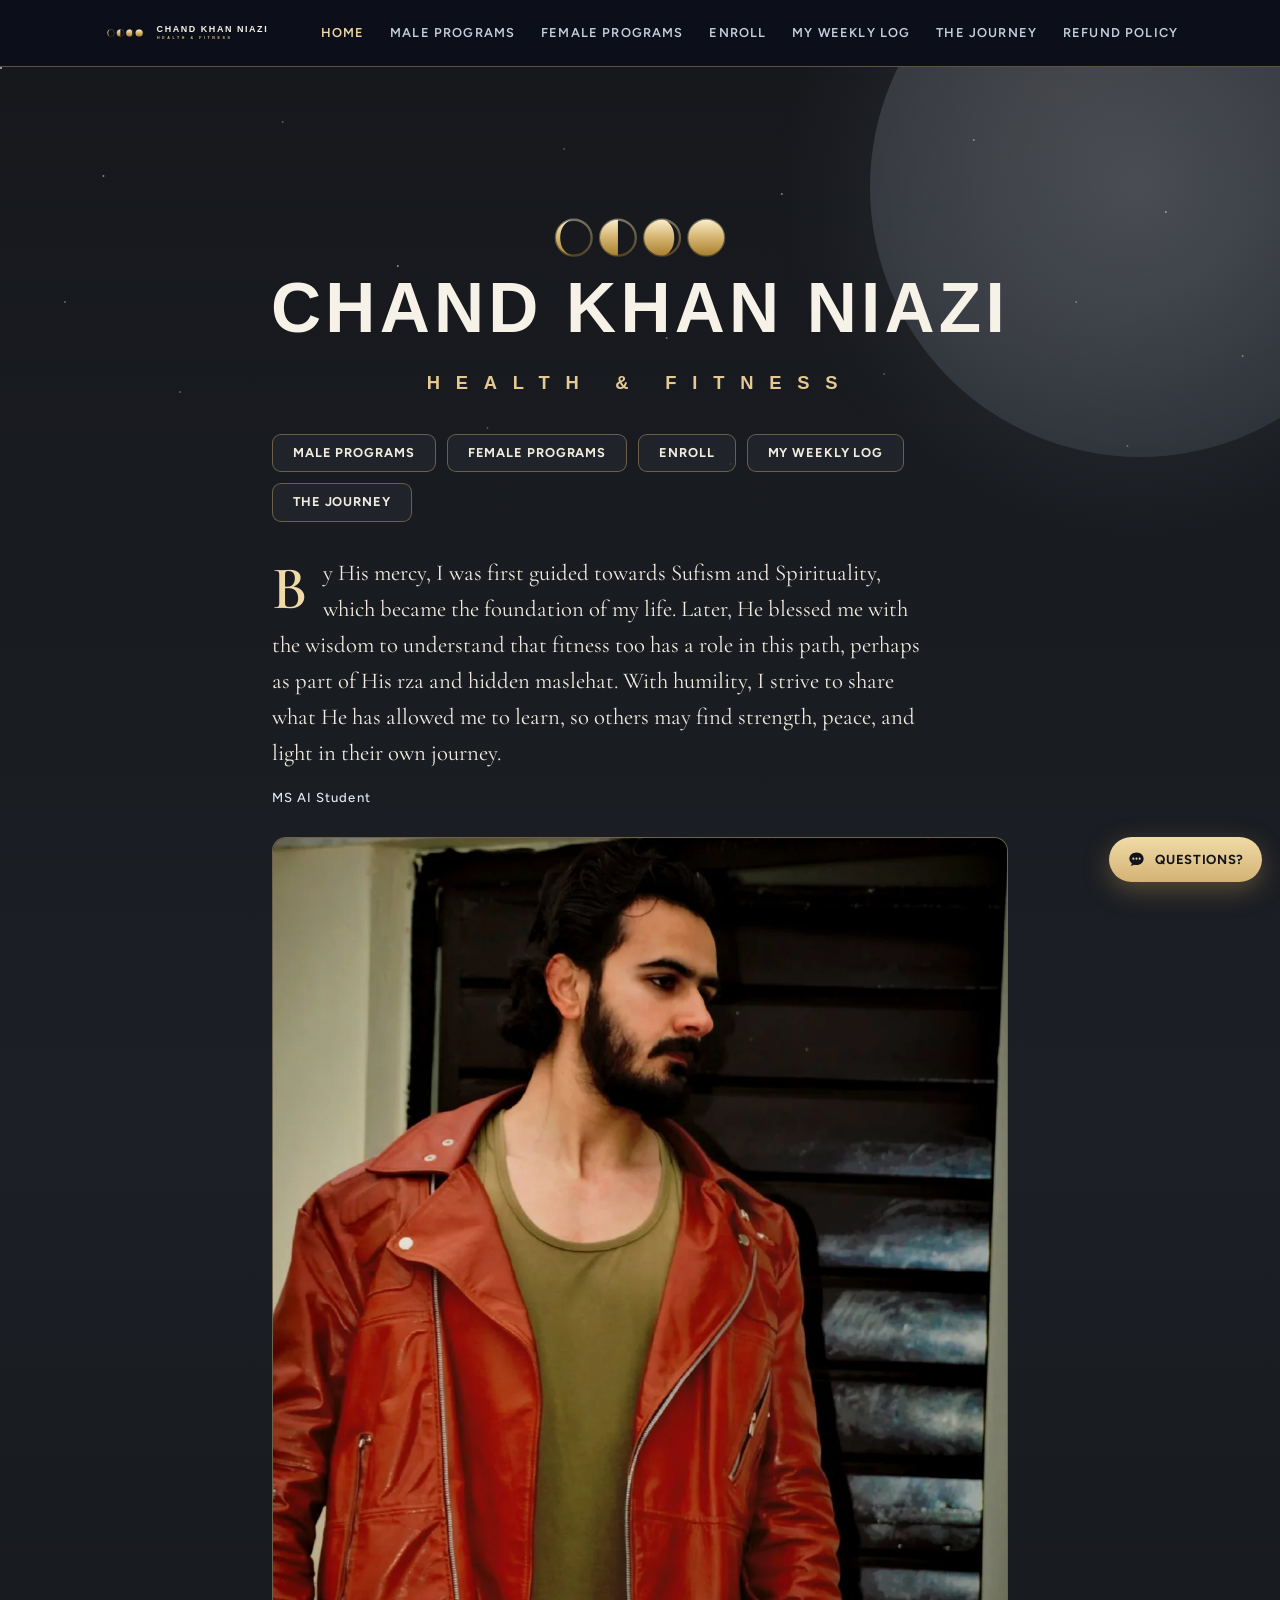
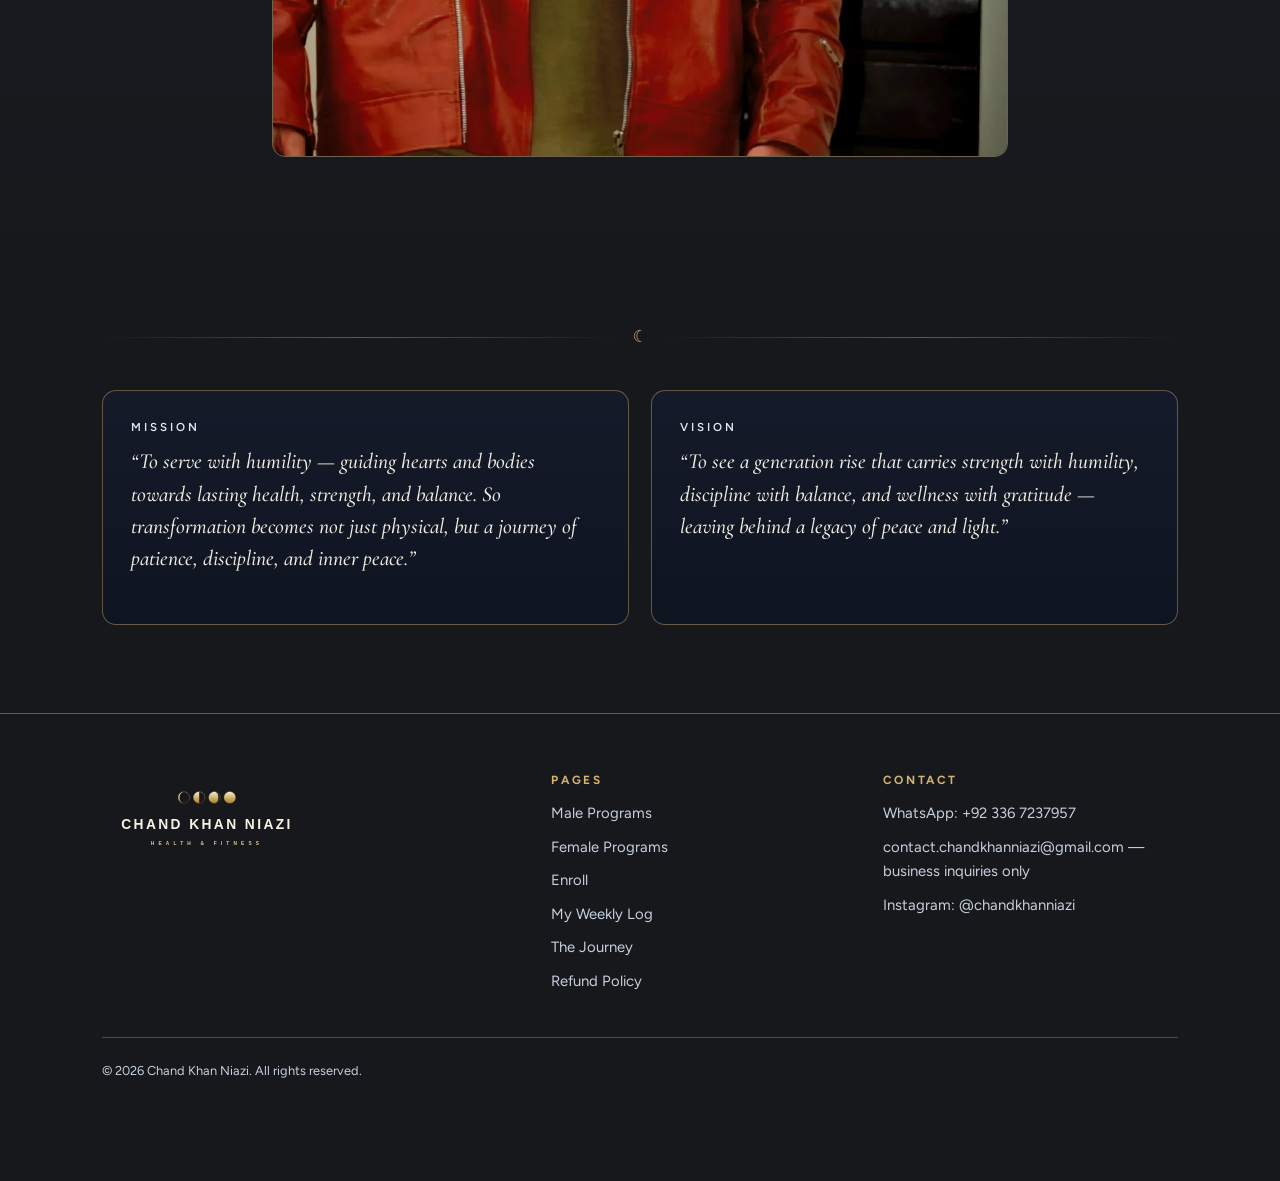
<file: index.html>
<!DOCTYPE html>
<html lang="en">
<head>
  <meta charset="UTF-8">
  <meta name="viewport" content="width=device-width, initial-scale=1.0">
  <meta name="theme-color" content="#0B0F1A">
  <title>Chand Khan Niazi — Health &amp; Fitness Coach</title>
  <meta name="description" content="Health &amp; fitness coaching by Chand Khan Niazi — bodybuilding, weight gain/loss, skin, hair and health recovery.">
  <meta property="og:title" content="Chand Khan Niazi — Health &amp; Fitness Coach">
  <meta property="og:description" content="Strength with humility. Discipline with balance.">
  <meta property="og:type" content="website">
  <link rel="icon" type="image/svg+xml" href="favicon.svg">
  <link rel="apple-touch-icon" href="logo-icon.svg">
  <link rel="preconnect" href="https://fonts.googleapis.com">
  <link rel="preconnect" href="https://fonts.gstatic.com" crossorigin>
  <link href="https://fonts.googleapis.com/css2?family=Cormorant+Garamond:ital,wght@0,500;0,600;0,700;1,500;1,600&family=Figtree:wght@400;500;600;700&display=swap" rel="stylesheet">
  <link rel="stylesheet" href="style.css">
</head>
<body>

<!-- ================= HEADER ================= -->
<header class="site-head">
  <div class="wrap head-in">
    <a class="brand" href="index.html" aria-label="Chand Khan Niazi — Health &amp; Fitness"><img src="logo-horizontal.svg" alt="Chand Khan Niazi — Health &amp; Fitness" class="brand-logo"></a>
    <button class="menu-btn" aria-label="Open menu" aria-expanded="false">☰</button>
    <nav class="nav" aria-label="Main">
      <a href="index.html" aria-current="page">Home</a>
      <a href="programs-male.html">Male Programs</a>
      <a href="programs-female.html">Female Programs</a>
      <a href="enroll.html">Enroll</a>
      <a href="log.html">My Weekly Log</a>
      <a href="journey.html">The Journey</a>
      <a href="refund-policy.html">Refund Policy</a>
    </nav>
  </div>
</header>

<main>

<!-- ================= HERO ================= -->
<section class="hero">
  <div class="stars" aria-hidden="true"></div>
  <div class="moonwrap" aria-hidden="true"><div class="moon"></div></div>
  <div class="wrap hero-in">
    <img class="hero-logo" src="logo-hero.svg" alt="Chand Khan Niazi — Health &amp; Fitness" width="700" height="206">
    <h1 class="sr-only">Chand Khan Niazi — Health &amp; Fitness Coaching</h1>
    <nav class="quicklinks rv" aria-label="Sections">
      <a class="btn btn-ghost" href="programs-male.html">Male Programs</a>
      <a class="btn btn-ghost" href="programs-female.html">Female Programs</a>
      <a class="btn btn-ghost" href="enroll.html">Enroll</a>
      <a class="btn btn-ghost" href="log.html">My Weekly Log</a>
      <a class="btn btn-ghost" href="journey.html">The Journey</a>
    </nav>
    <p class="bio">By His mercy, I was first guided towards Sufism and Spirituality, which became the foundation of my life. Later, He blessed me with the wisdom to understand that fitness too has a role in this path, perhaps as part of His rza and hidden maslehat. With humility, I strive to share what He has allowed me to learn, so others may find strength, peace, and light in their own journey.</p>
    <p class="cred">MS AI Student</p>
    <figure class="photo ph-hero-photo rv">
      <picture>
        <source srcset="hero-photo.webp" type="image/webp">
        <img src="hero-photo.jpg" alt="Chand Khan Niazi" width="960" height="1200" loading="eager" decoding="async">
      </picture>
    </figure>
  </div>
</section>

<!-- ================= MISSION / VISION ================= -->
<section class="sec">
  <div class="wrap">
    <div class="moonline rv"><span>☾</span></div>
    <div class="grid-2">
      <div class="card rv">
        <p class="eyebrow">Mission</p>
        <p class="quote">“To serve with humility — guiding hearts and bodies towards lasting health, strength, and balance. So transformation becomes not just physical, but a journey of patience, discipline, and inner peace.”</p>
      </div>
      <div class="card rv">
        <p class="eyebrow">Vision</p>
        <p class="quote">“To see a generation rise that carries strength with humility, discipline with balance, and wellness with gratitude — leaving behind a legacy of peace and light.”</p>
      </div>
    </div>
  </div>
</section>

</main>

<!-- ================= FOOTER ================= -->
<footer class="foot">
  <div class="wrap">
    <div class="foot-grid">
      <div>
        <img src="logo-stacked.svg" alt="Chand Khan Niazi — Health &amp; Fitness" class="foot-logo">
      </div>
      <div>
        <h4>Pages</h4>
        <ul>
        
        
        <li><a href="programs-male.html">Male Programs</a></li>
        <li><a href="programs-female.html">Female Programs</a></li>
        <li><a href="enroll.html">Enroll</a></li>
        <li><a href="log.html">My Weekly Log</a></li>
        <li><a href="journey.html">The Journey</a></li>
        <li><a href="refund-policy.html">Refund Policy</a></li>
      
      
      </ul>
      </div>
      <div>
        <h4>Contact</h4>
        <ul>
          <li><a href="https://wa.me/923367237957" target="_blank" rel="noopener">WhatsApp: +92 336 7237957</a></li>
          <li><a href="mailto:contact.chandkhanniazi@gmail.com">contact.chandkhanniazi@gmail.com</a> — business inquiries only</li>
          <li><a href="https://www.instagram.com/chandkhanniazi/" target="_blank" rel="noopener">Instagram: @chandkhanniazi</a></li>
        </ul>
      </div>
    </div>
    <div class="copyline">
      <span>© <span id="year"></span> Chand Khan Niazi. All rights reserved.</span>
    </div>
  </div>
</footer>

<script src="main.js"></script>
<script src="faqbot.js"></script>
</body>
</html>
</file>
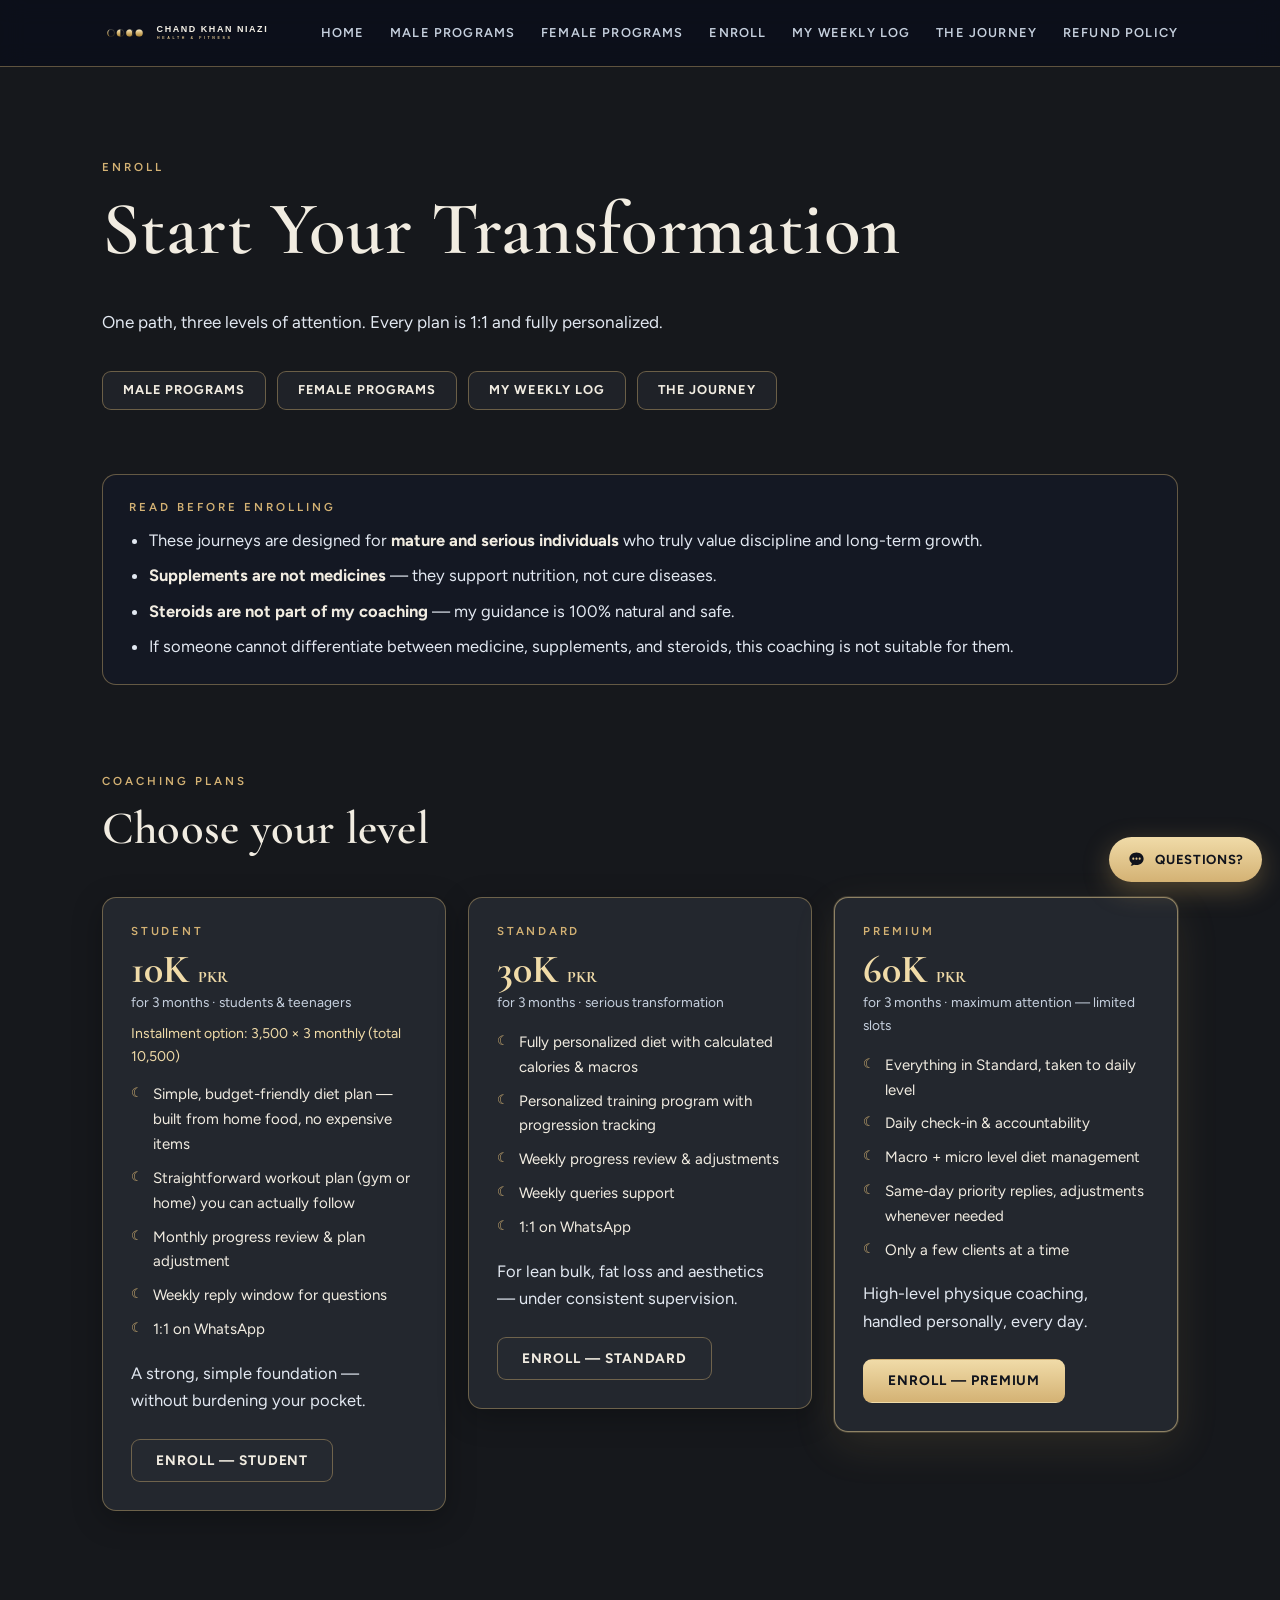
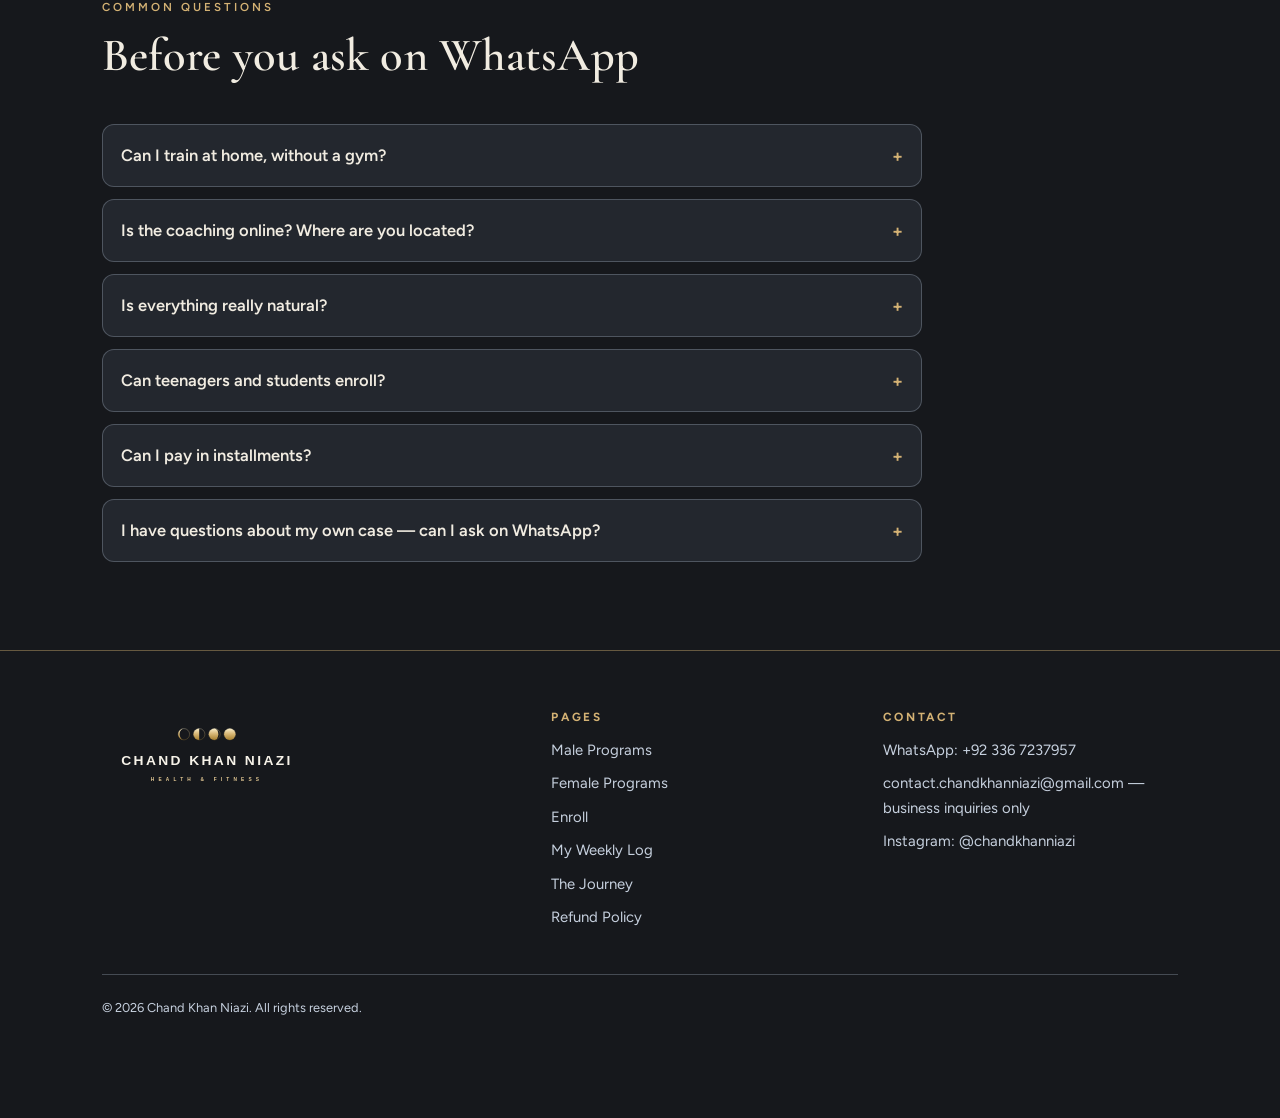
<file: enroll.html>
<!DOCTYPE html>
<html lang="en">
<head>
  <meta charset="UTF-8">
  <meta name="viewport" content="width=device-width, initial-scale=1.0">
  <meta name="theme-color" content="#0B0F1A">
  <title>Enroll — Chand Khan Niazi</title>
  <meta name="description" content="Enroll in 1:1 coaching. Student 10K, Standard 30K, Premium 60K PKR for 3 months. Consultation 2,000 PKR / 30 minutes — adjusted in your coaching fee.">
  <link rel="icon" type="image/svg+xml" href="favicon.svg">
  <link rel="apple-touch-icon" href="logo-icon.svg">
  <link rel="preconnect" href="https://fonts.googleapis.com">
  <link rel="preconnect" href="https://fonts.gstatic.com" crossorigin>
  <link href="https://fonts.googleapis.com/css2?family=Cormorant+Garamond:ital,wght@0,500;0,600;0,700;1,500;1,600&family=Figtree:wght@400;500;600;700&display=swap" rel="stylesheet">
  <link rel="stylesheet" href="style.css">
</head>
<body>

<header class="site-head">
  <div class="wrap head-in">
    <a class="brand" href="index.html" aria-label="Chand Khan Niazi — Health &amp; Fitness"><img src="logo-horizontal.svg" alt="Chand Khan Niazi — Health &amp; Fitness" class="brand-logo"></a>
    <button class="menu-btn" aria-label="Open menu" aria-expanded="false">☰</button>
    <nav class="nav" aria-label="Main">
      <a href="index.html">Home</a>
      <a href="programs-male.html">Male Programs</a>
      <a href="programs-female.html">Female Programs</a>
      <a href="enroll.html">Enroll</a>
      <a href="log.html">My Weekly Log</a>
      <a href="journey.html">The Journey</a>
      <a href="refund-policy.html">Refund Policy</a>
    </nav>
  </div>
</header>

<main>

<section class="pagehead">
  <div class="wrap">
    <p class="eyebrow">Enroll</p>
    <h1>Start Your Transformation</h1>
    <p class="lede">One path, three levels of attention. Every plan is 1:1 and fully personalized.</p>
  </div>
</section>

<!-- ============ QUICK LINKS ============ -->
<section class="sec sec-tight">
  <div class="wrap">
    <nav class="quicklinks rv" aria-label="Sections">
      <a class="btn btn-ghost" href="programs-male.html">Male Programs</a>
      <a class="btn btn-ghost" href="programs-female.html">Female Programs</a>
      <a class="btn btn-ghost" href="log.html">My Weekly Log</a>
      <a class="btn btn-ghost" href="journey.html">The Journey</a>
    </nav>
  </div>
</section>


<!-- ============ IMPORTANT NOTE ============ -->
<section class="sec">
  <div class="wrap">
    <div class="notebox rv">
      <p class="eyebrow" style="margin-bottom:12px;">Read Before Enrolling</p>
      <ul>
        <li>These journeys are designed for <strong>mature and serious individuals</strong> who truly value discipline and long-term growth.</li>
        <li><strong>Supplements are not medicines</strong> — they support nutrition, not cure diseases.</li>
        <li><strong>Steroids are not part of my coaching</strong> — my guidance is 100% natural and safe.</li>
        <li>If someone cannot differentiate between medicine, supplements, and steroids, this coaching is not suitable for them.</li>
      </ul>
    </div>
  </div>
</section>

<!-- ============ PLANS ============ -->
<section class="sec">
  <div class="wrap">
    <div class="sec-head rv">
      <p class="eyebrow">Coaching Plans</p>
      <h2>Choose your level</h2>
    </div>
    <div class="plans">
      <div class="card plan rv">
        <p class="tier">Student</p>
        <p class="price">10K <small style="font-size:1rem;">PKR</small></p>
        <p class="per">for 3 months · students &amp; teenagers</p>
        <p style="color:var(--brass-2); font-size:.88rem; margin:-8px 0 14px;">Installment option: 3,500 × 3 monthly (total 10,500)</p>
        <ul>
          <li>Simple, budget-friendly diet plan — built from home food, no expensive items</li>
          <li>Straightforward workout plan (gym or home) you can actually follow</li>
          <li>Monthly progress review &amp; plan adjustment</li>
          <li>Weekly reply window for questions</li>
          <li>1:1 on WhatsApp</li>
        </ul>
        <p>A strong, simple foundation — without burdening your pocket.</p>
        <a class="btn btn-ghost" href="https://wa.me/923367237957?text=Assalam%20o%20Alaikum%2C%20I%20want%20to%20enroll%20in%20the%20Student%20Plan." target="_blank" rel="noopener">Enroll — Student</a>
      </div>
      <div class="card plan rv">
        <p class="tier">Standard</p>
        <p class="price">30K <small style="font-size:1rem;">PKR</small></p>
        <p class="per">for 3 months · serious transformation</p>
        <ul>
          <li>Fully personalized diet with calculated calories &amp; macros</li>
          <li>Personalized training program with progression tracking</li>
          <li>Weekly progress review &amp; adjustments</li>
          <li>Weekly queries support</li>
          <li>1:1 on WhatsApp</li>
        </ul>
        <p>For lean bulk, fat loss and aesthetics — under consistent supervision.</p>
        <a class="btn btn-ghost" href="https://wa.me/923367237957?text=Assalam%20o%20Alaikum%2C%20I%20want%20to%20enroll%20in%20the%20Standard%20Plan." target="_blank" rel="noopener">Enroll — Standard</a>
      </div>
      <div class="card plan premium rv">
        <p class="tier">Premium</p>
        <p class="price">60K <small style="font-size:1rem;">PKR</small></p>
        <p class="per">for 3 months · maximum attention — limited slots</p>
        <ul>
          <li>Everything in Standard, taken to daily level</li>
          <li>Daily check-in &amp; accountability</li>
          <li>Macro + micro level diet management</li>
          <li>Same-day priority replies, adjustments whenever needed</li>
          <li>Only a few clients at a time</li>
        </ul>
        <p>High-level physique coaching, handled personally, every day.</p>
        <a class="btn btn-solid" href="https://wa.me/923367237957?text=Assalam%20o%20Alaikum%2C%20I%20want%20to%20enroll%20in%20the%20Premium%20Plan." target="_blank" rel="noopener">Enroll — Premium</a>
      </div>
    </div>
  </div>
</section>

<!-- ============ FAQ ============ -->
<section class="sec">
  <div class="wrap">
    <div class="sec-head rv">
      <p class="eyebrow">Common Questions</p>
      <h2>Before you ask on WhatsApp</h2>
    </div>
    <div class="faq rv">
      <details>
        <summary>Can I train at home, without a gym?</summary>
        <div class="a">Yes. Coaching is both gym-based and home-based — your workout plan is built around the equipment you actually have.</div>
      </details>
      <details>
        <summary>Is the coaching online? Where are you located?</summary>
        <div class="a">Coaching is 1:1 and fully online through WhatsApp — you can enroll from anywhere.</div>
      </details>
      <details>
        <summary>Is everything really natural?</summary>
        <div class="a">Yes — 100% natural. Steroids are never part of this coaching. Supplements may be suggested where useful, but supplements support nutrition — they are not medicines.</div>
      </details>
      <details>
        <summary>Can teenagers and students enroll?</summary>
        <div class="a">Yes. The Student plan is designed for students and beginners — and the installment option makes it easier to start.</div>
      </details>
      <details>
        <summary>Can I pay in installments?</summary>
        <div class="a">The Student plan can be paid monthly: 3,500 × 3 (total 10,500 PKR). One-time payment: 10,000 PKR. Standard and Premium plans are paid in full.</div>
      </details>
      <details>
        <summary>I have questions about my own case — can I ask on WhatsApp?</summary>
        <div class="a">Personal case questions are best answered one-on-one — message me on WhatsApp and we'll talk it through.</div>
      </details>
    </div>
  </div>
</section>

</main>

<footer class="foot">
  <div class="wrap">
    <div class="foot-grid">
      <div>
        <img src="logo-stacked.svg" alt="Chand Khan Niazi — Health &amp; Fitness" class="foot-logo">
      </div>
      <div>
        <h4>Pages</h4>
        <ul>
        
        
        <li><a href="programs-male.html">Male Programs</a></li>
        <li><a href="programs-female.html">Female Programs</a></li>
        <li><a href="enroll.html">Enroll</a></li>
        <li><a href="log.html">My Weekly Log</a></li>
        <li><a href="journey.html">The Journey</a></li>
        <li><a href="refund-policy.html">Refund Policy</a></li>
      
      
      </ul>
      </div>
      <div>
        <h4>Contact</h4>
        <ul>
          <li><a href="https://wa.me/923367237957" target="_blank" rel="noopener">WhatsApp: +92 336 7237957</a></li>
          <li><a href="mailto:contact.chandkhanniazi@gmail.com">contact.chandkhanniazi@gmail.com</a> — business inquiries only</li>
          <li><a href="https://www.instagram.com/chandkhanniazi/" target="_blank" rel="noopener">Instagram: @chandkhanniazi</a></li>
        </ul>
      </div>
    </div>
    <div class="copyline">
      <span>© <span id="year"></span> Chand Khan Niazi. All rights reserved.</span>
    </div>
  </div>
</footer>

<script src="main.js"></script>
<script src="faqbot.js"></script>
</body>
</html>
</file>
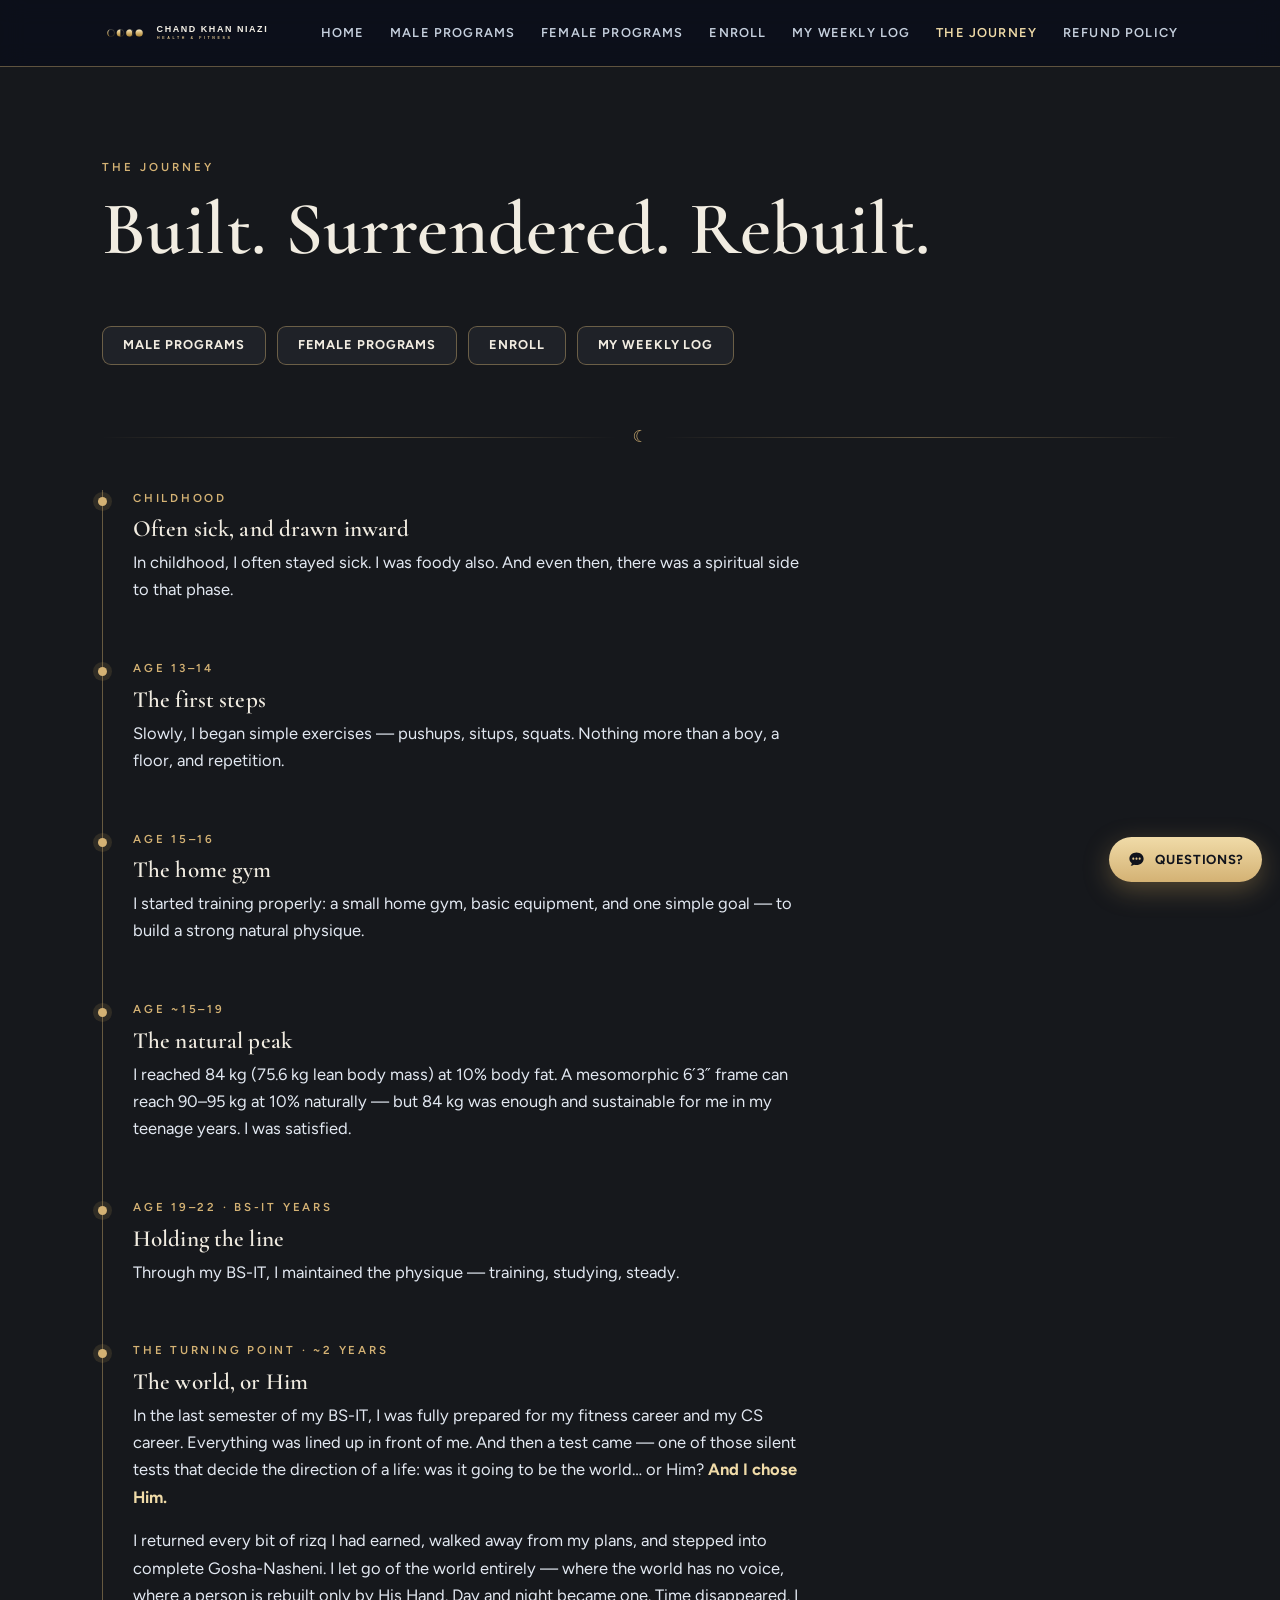
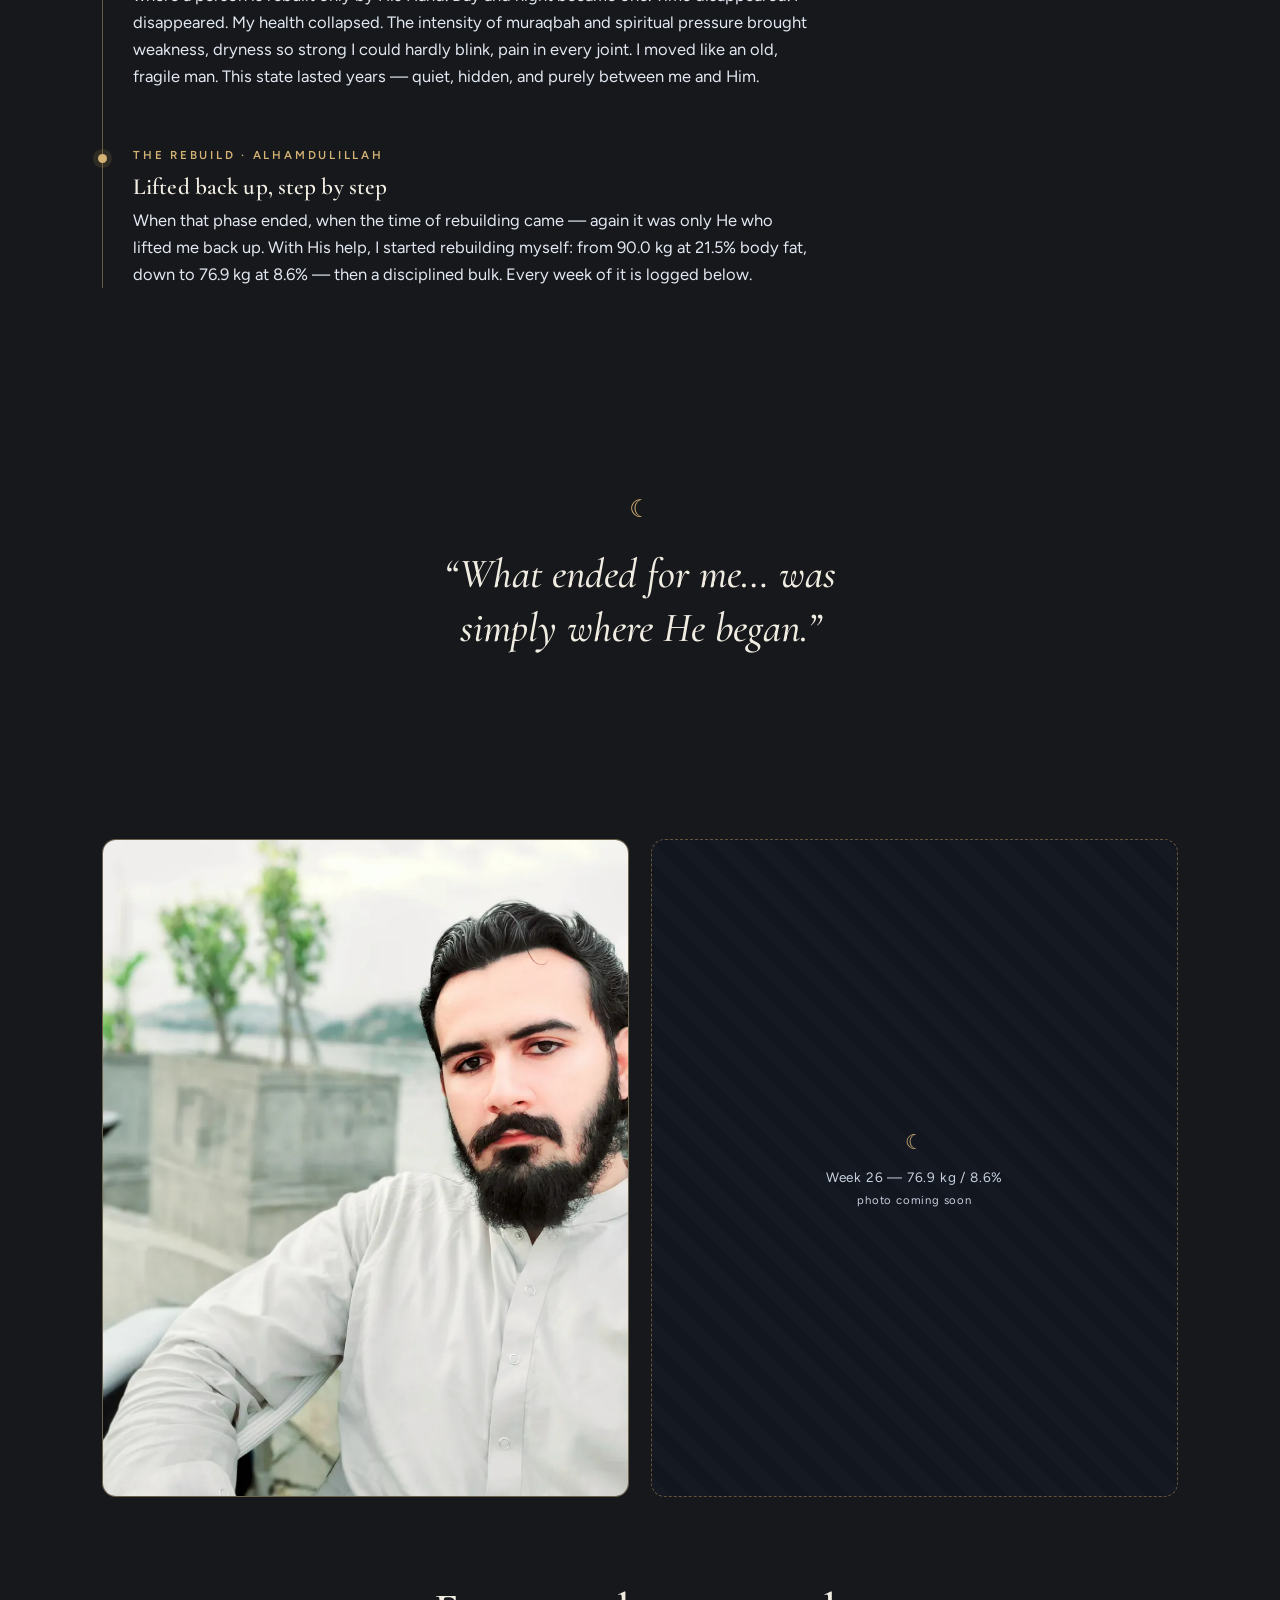
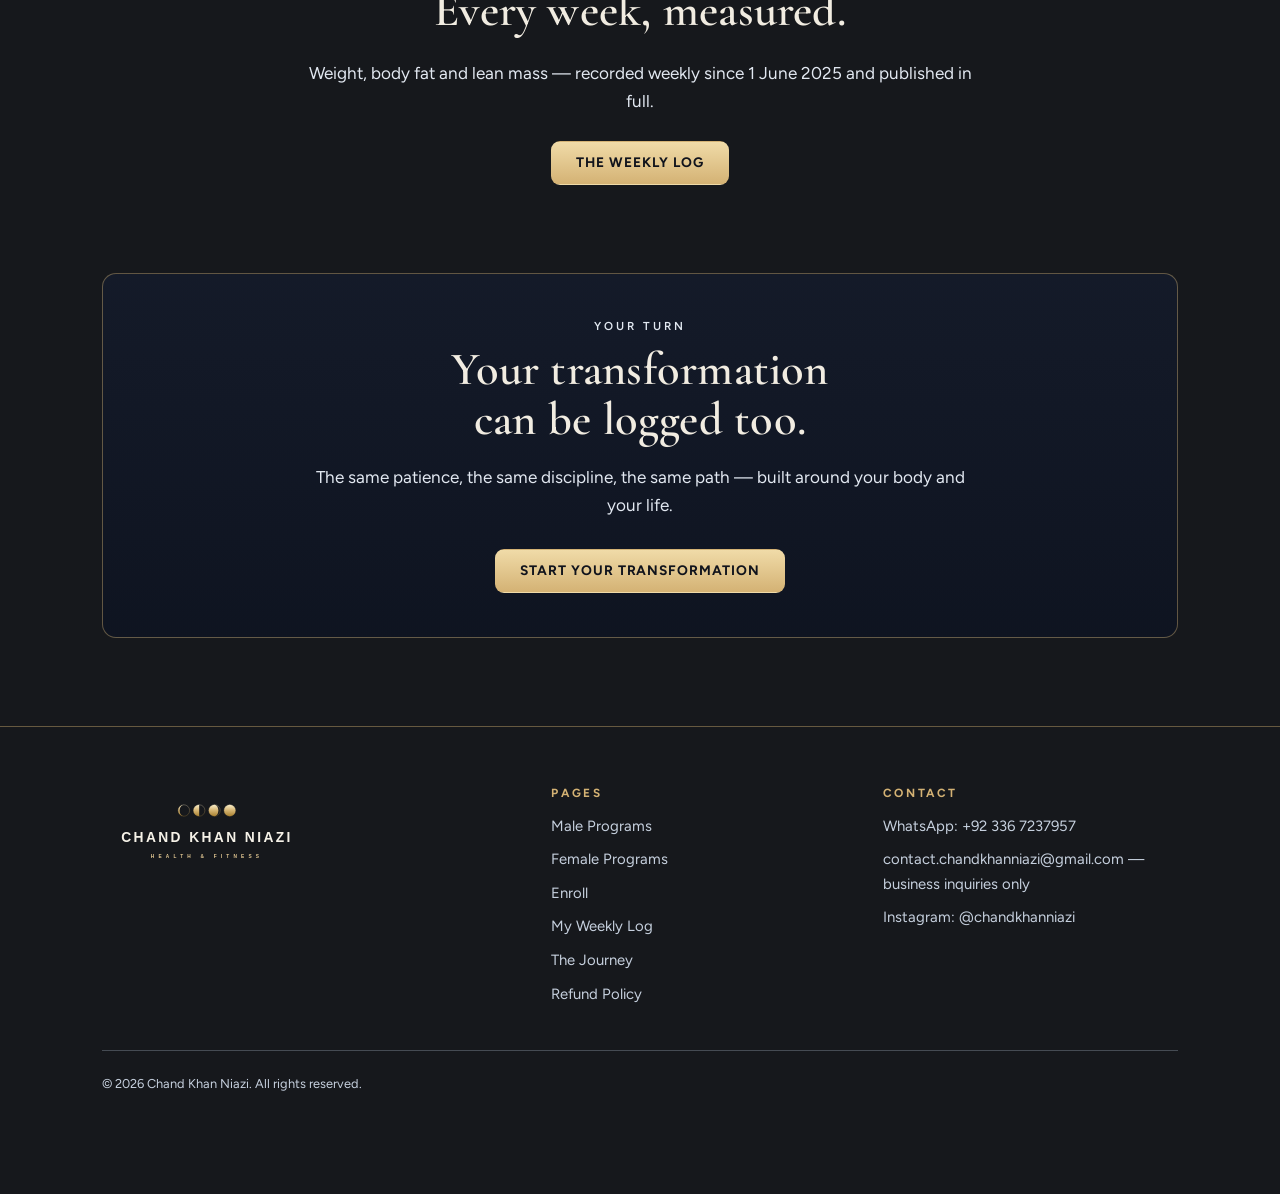
<file: journey.html>
<!DOCTYPE html>
<html lang="en">
<head>
  <meta charset="UTF-8">
  <meta name="viewport" content="width=device-width, initial-scale=1.0">
  <meta name="theme-color" content="#0B0F1A">
  <title>The Journey — Chand Khan Niazi</title>
  <meta name="description" content="From a home gym at 15, through the years away from the world, to a publicly logged rebuild: 90 kg / 21.5% body fat to 76.9 kg / 8.6% — week by week.">
  <link rel="icon" type="image/svg+xml" href="favicon.svg">
  <link rel="apple-touch-icon" href="logo-icon.svg">
  <link rel="preconnect" href="https://fonts.googleapis.com">
  <link rel="preconnect" href="https://fonts.gstatic.com" crossorigin>
  <link href="https://fonts.googleapis.com/css2?family=Cormorant+Garamond:ital,wght@0,500;0,600;0,700;1,500;1,600&family=Figtree:wght@400;500;600;700&display=swap" rel="stylesheet">
  <link rel="stylesheet" href="style.css">
</head>
<body>

<header class="site-head">
  <div class="wrap head-in">
    <a class="brand" href="index.html" aria-label="Chand Khan Niazi — Health &amp; Fitness"><img src="logo-horizontal.svg" alt="Chand Khan Niazi — Health &amp; Fitness" class="brand-logo"></a>
    <button class="menu-btn" aria-label="Open menu" aria-expanded="false">☰</button>
    <nav class="nav" aria-label="Main">
      <a href="index.html">Home</a>
      <a href="programs-male.html">Male Programs</a>
      <a href="programs-female.html">Female Programs</a>
      <a href="enroll.html">Enroll</a>
      <a href="log.html">My Weekly Log</a>
      <a href="journey.html" aria-current="page">The Journey</a>
      <a href="refund-policy.html">Refund Policy</a>
    </nav>
  </div>
</header>

<main>

<!-- ============ PAGE HEAD ============ -->
<section class="pagehead">
  <div class="wrap">
    <p class="eyebrow">The Journey</p>
    <h1>Built. Surrendered. Rebuilt.</h1>
  </div>
</section>

<!-- ============ QUICK LINKS ============ -->
<section class="sec sec-tight">
  <div class="wrap">
    <nav class="quicklinks rv" aria-label="Sections">
      <a class="btn btn-ghost" href="programs-male.html">Male Programs</a>
      <a class="btn btn-ghost" href="programs-female.html">Female Programs</a>
      <a class="btn btn-ghost" href="enroll.html">Enroll</a>
      <a class="btn btn-ghost" href="log.html">My Weekly Log</a>
    </nav>
  </div>
</section>


<!-- ============ TIMELINE ============ -->
<section class="sec">
  <div class="wrap">
    <div class="moonline rv"><span>☾</span></div>
    <ol class="tl">
      <li class="tl-item rv">
        <p class="when">Childhood</p>
        <h3>Often sick, and drawn inward</h3>
        <p>In childhood, I often stayed sick. I was foody also. And even then, there was a spiritual side to that phase.</p>
      </li>
      <li class="tl-item rv">
        <p class="when">Age 13–14</p>
        <h3>The first steps</h3>
        <p>Slowly, I began simple exercises — pushups, situps, squats. Nothing more than a boy, a floor, and repetition.</p>
      </li>
      <li class="tl-item rv">
        <p class="when">Age 15–16</p>
        <h3>The home gym</h3>
        <p>I started training properly: a small home gym, basic equipment, and one simple goal — to build a strong natural physique.</p>
      </li>
      <li class="tl-item rv">
        <p class="when">Age ~15–19</p>
        <h3>The natural peak</h3>
        <p>I reached 84 kg (75.6 kg lean body mass) at 10% body fat. A mesomorphic 6′3″ frame can reach 90–95 kg at 10% naturally — but 84 kg was enough and sustainable for me in my teenage years. I was satisfied.</p>
      </li>
      <li class="tl-item rv">
        <p class="when">Age 19–22 · BS-IT years</p>
        <h3>Holding the line</h3>
        <p>Through my BS-IT, I maintained the physique — training, studying, steady.</p>
      </li>
      <li class="tl-item rv">
        <p class="when">The Turning Point · ~2 years</p>
        <h3>The world, or Him</h3>
        <p>In the last semester of my BS-IT, I was fully prepared for my fitness career and my CS career. Everything was lined up in front of me. And then a test came — one of those silent tests that decide the direction of a life: was it going to be the world… or Him? <strong class="gold">And I chose Him.</strong></p>
        <p>I returned every bit of rizq I had earned, walked away from my plans, and stepped into complete Gosha-Nasheni. I let go of the world entirely — where the world has no voice, where a person is rebuilt only by His Hand. Day and night became one. Time disappeared. I disappeared. My health collapsed. The intensity of muraqbah and spiritual pressure brought weakness, dryness so strong I could hardly blink, pain in every joint. I moved like an old, fragile man. This state lasted years — quiet, hidden, and purely between me and Him.</p>
      </li>
      <li class="tl-item rv">
        <p class="when">The Rebuild · Alhamdulillah</p>
        <h3>Lifted back up, step by step</h3>
        <p>When that phase ended, when the time of rebuilding came — again it was only He who lifted me back up. With His help, I started rebuilding myself: from 90.0 kg at 21.5% body fat, down to 76.9 kg at 8.6% — then a disciplined bulk. Every week of it is logged below.</p>
      </li>
    </ol>
  </div>
</section>

<!-- ============ KALAM ============ -->
<section class="kalam rv">
  <div class="wrap">
    <span class="cres">☾</span>
    <blockquote>“What ended for me… was simply where He began.”</blockquote>
  </div>
</section>

<!-- ============ PHOTOS ============ -->
<section class="sec">
  <div class="wrap">
    <div class="grid-2">
      <figure class="photo rv">
        <picture>
          <source srcset="log-week1.webp" type="image/webp">
          <img src="log-week1.jpg" alt="Chand Khan at the start of the cut, June 2025" width="880" height="1100" loading="lazy" decoding="async">
        </picture>
      </figure>
      <div class="ph rv" role="img" aria-label="Photo placeholder — end of the cut">
        <div><span>☾</span>Week 26 — 76.9 kg / 8.6%<br><small>photo coming soon</small></div>
      </div>
    </div>
  </div>
</section>

<!-- ============ TO THE LOG ============ -->
<section class="sec">
  <div class="wrap" style="text-align:center;">
    <h2>Every week, measured.</h2>
    <p class="lede" style="margin:0 auto 26px;">Weight, body fat and lean mass — recorded weekly since 1 June 2025 and published in full.</p>
    <a href="log.html" class="btn btn-solid">The Weekly Log</a>
  </div>
</section>

<!-- ============ CTA ============ -->
<section class="sec">
  <div class="wrap">
    <div class="card rv" style="text-align:center; padding:44px 28px;">
      <p class="eyebrow">Your Turn</p>
      <h2 style="max-width:20ch; margin:0 auto .4em;">Your transformation can be logged too.</h2>
      <p class="lede" style="margin:0 auto 22px;">The same patience, the same discipline, the same path — built around your body and your life.</p>
      <a class="btn btn-solid" href="enroll.html">Start Your Transformation</a>
    </div>
  </div>
</section>

</main>

<footer class="foot">
  <div class="wrap">
    <div class="foot-grid">
      <div>
        <img src="logo-stacked.svg" alt="Chand Khan Niazi — Health &amp; Fitness" class="foot-logo">
      </div>
      <div>
        <h4>Pages</h4>
        <ul>
        
        
        <li><a href="programs-male.html">Male Programs</a></li>
        <li><a href="programs-female.html">Female Programs</a></li>
        <li><a href="enroll.html">Enroll</a></li>
        <li><a href="log.html">My Weekly Log</a></li>
        <li><a href="journey.html">The Journey</a></li>
        <li><a href="refund-policy.html">Refund Policy</a></li>
      
      
      </ul>
      </div>
      <div>
        <h4>Contact</h4>
        <ul>
          <li><a href="https://wa.me/923367237957" target="_blank" rel="noopener">WhatsApp: +92 336 7237957</a></li>
          <li><a href="mailto:contact.chandkhanniazi@gmail.com">contact.chandkhanniazi@gmail.com</a> — business inquiries only</li>
          <li><a href="https://www.instagram.com/chandkhanniazi/" target="_blank" rel="noopener">Instagram: @chandkhanniazi</a></li>
        </ul>
      </div>
    </div>
    <div class="copyline">
      <span>© <span id="year"></span> Chand Khan Niazi. All rights reserved.</span>
    </div>
  </div>
</footer>

<script src="main.js"></script>
<script src="faqbot.js"></script>
<script src="log.js"></script>
</body>
</html>
</file>
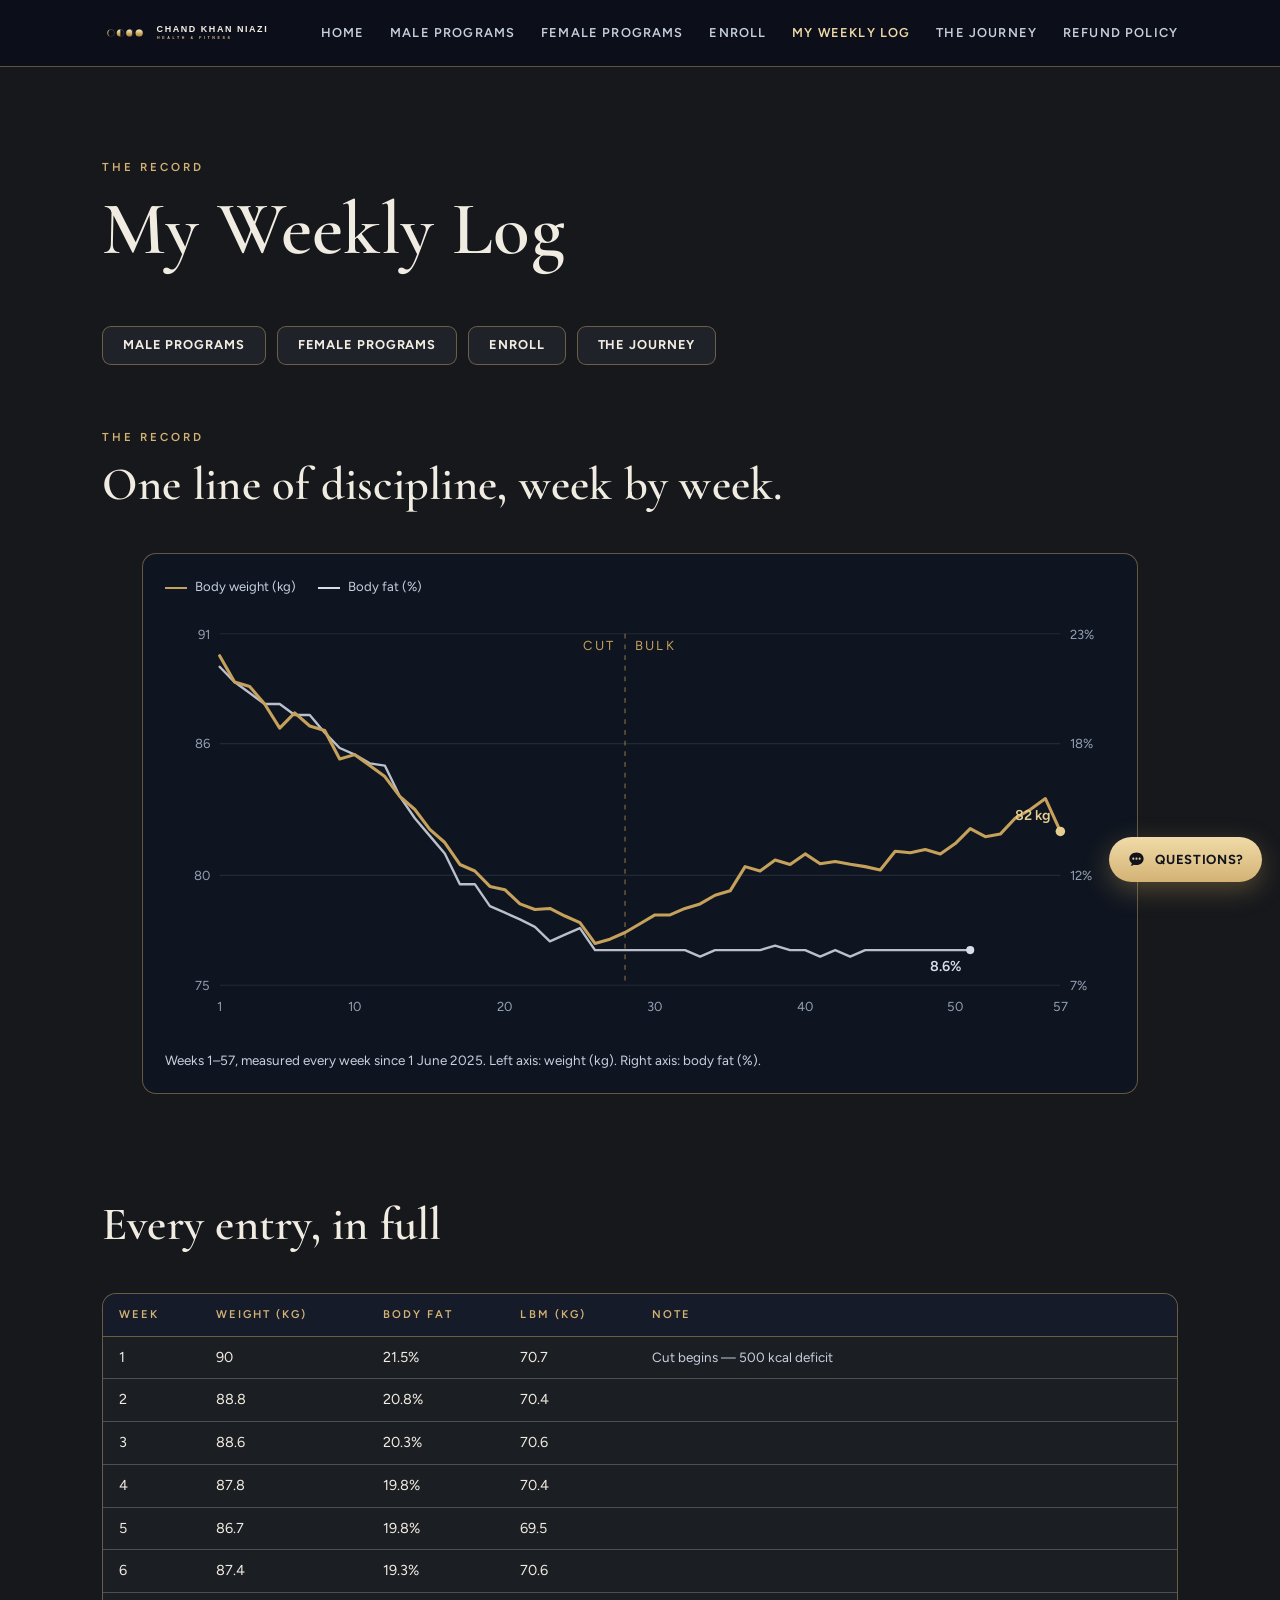
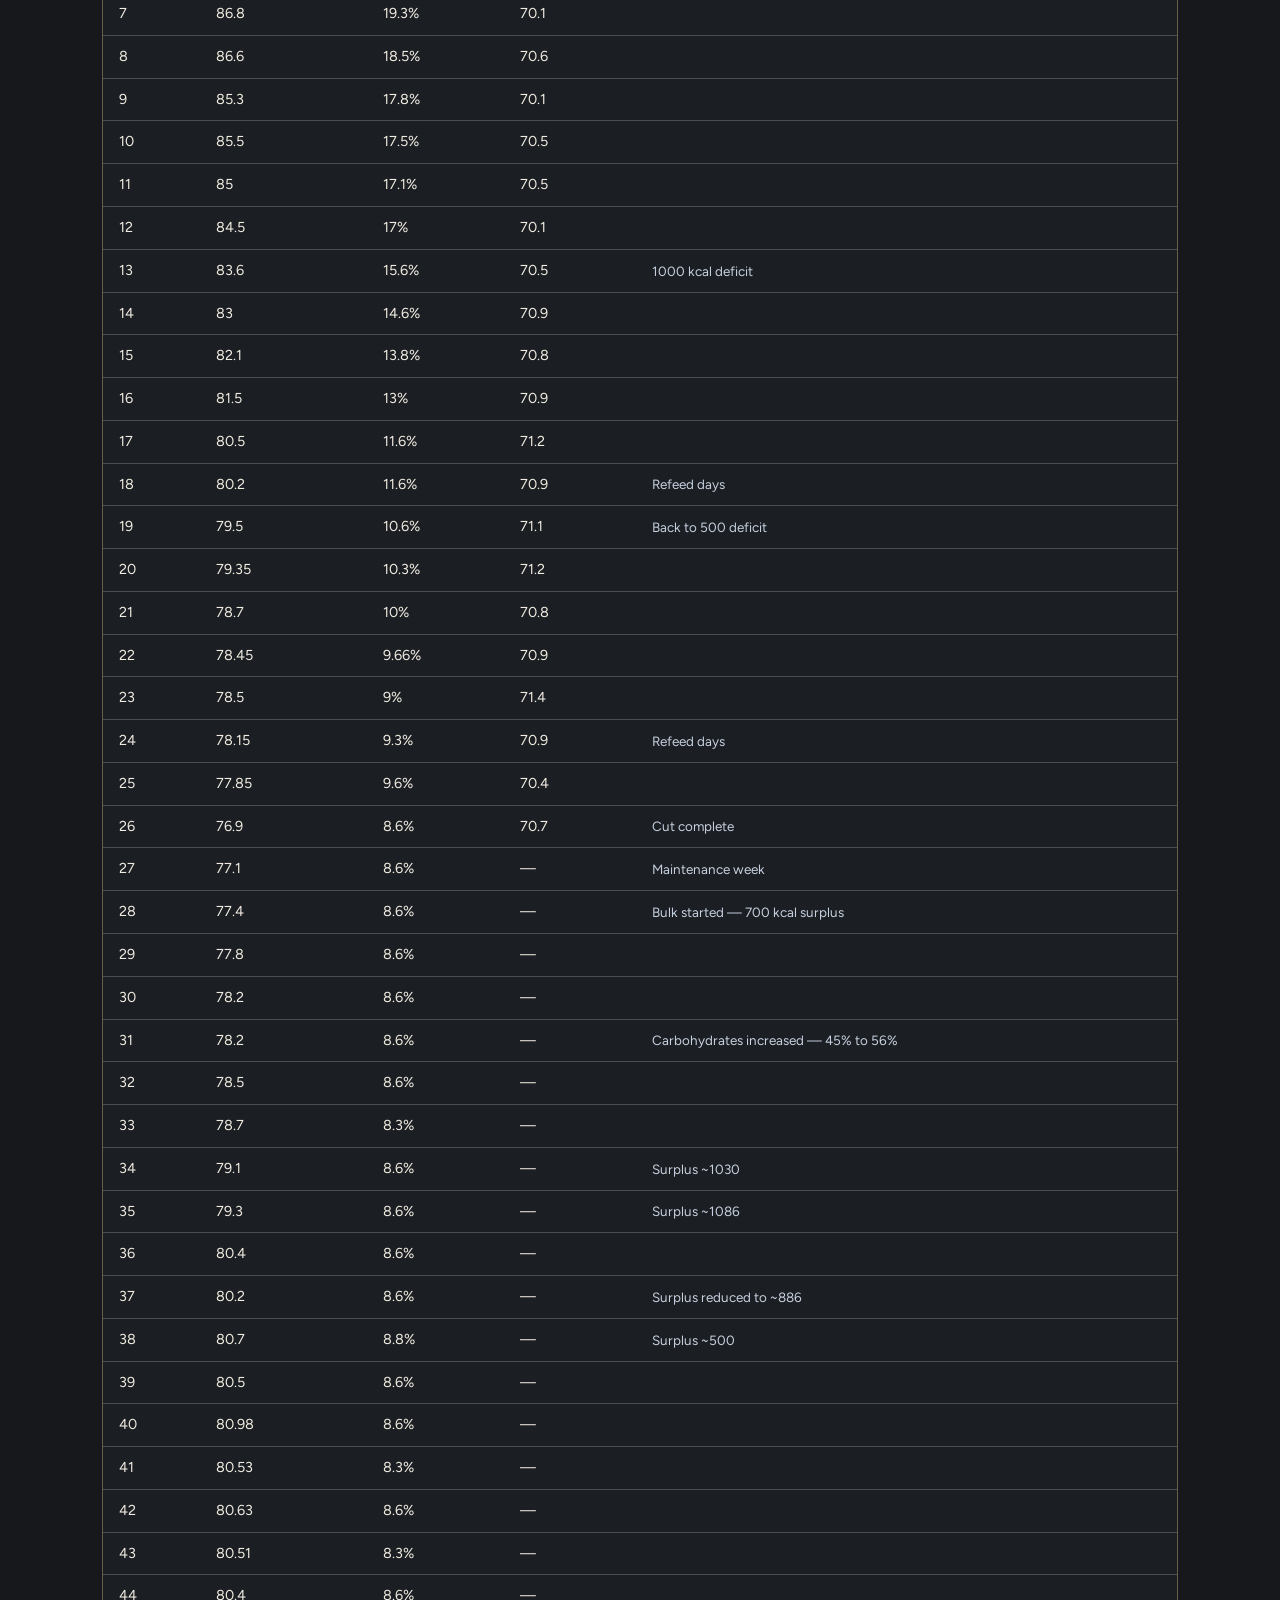
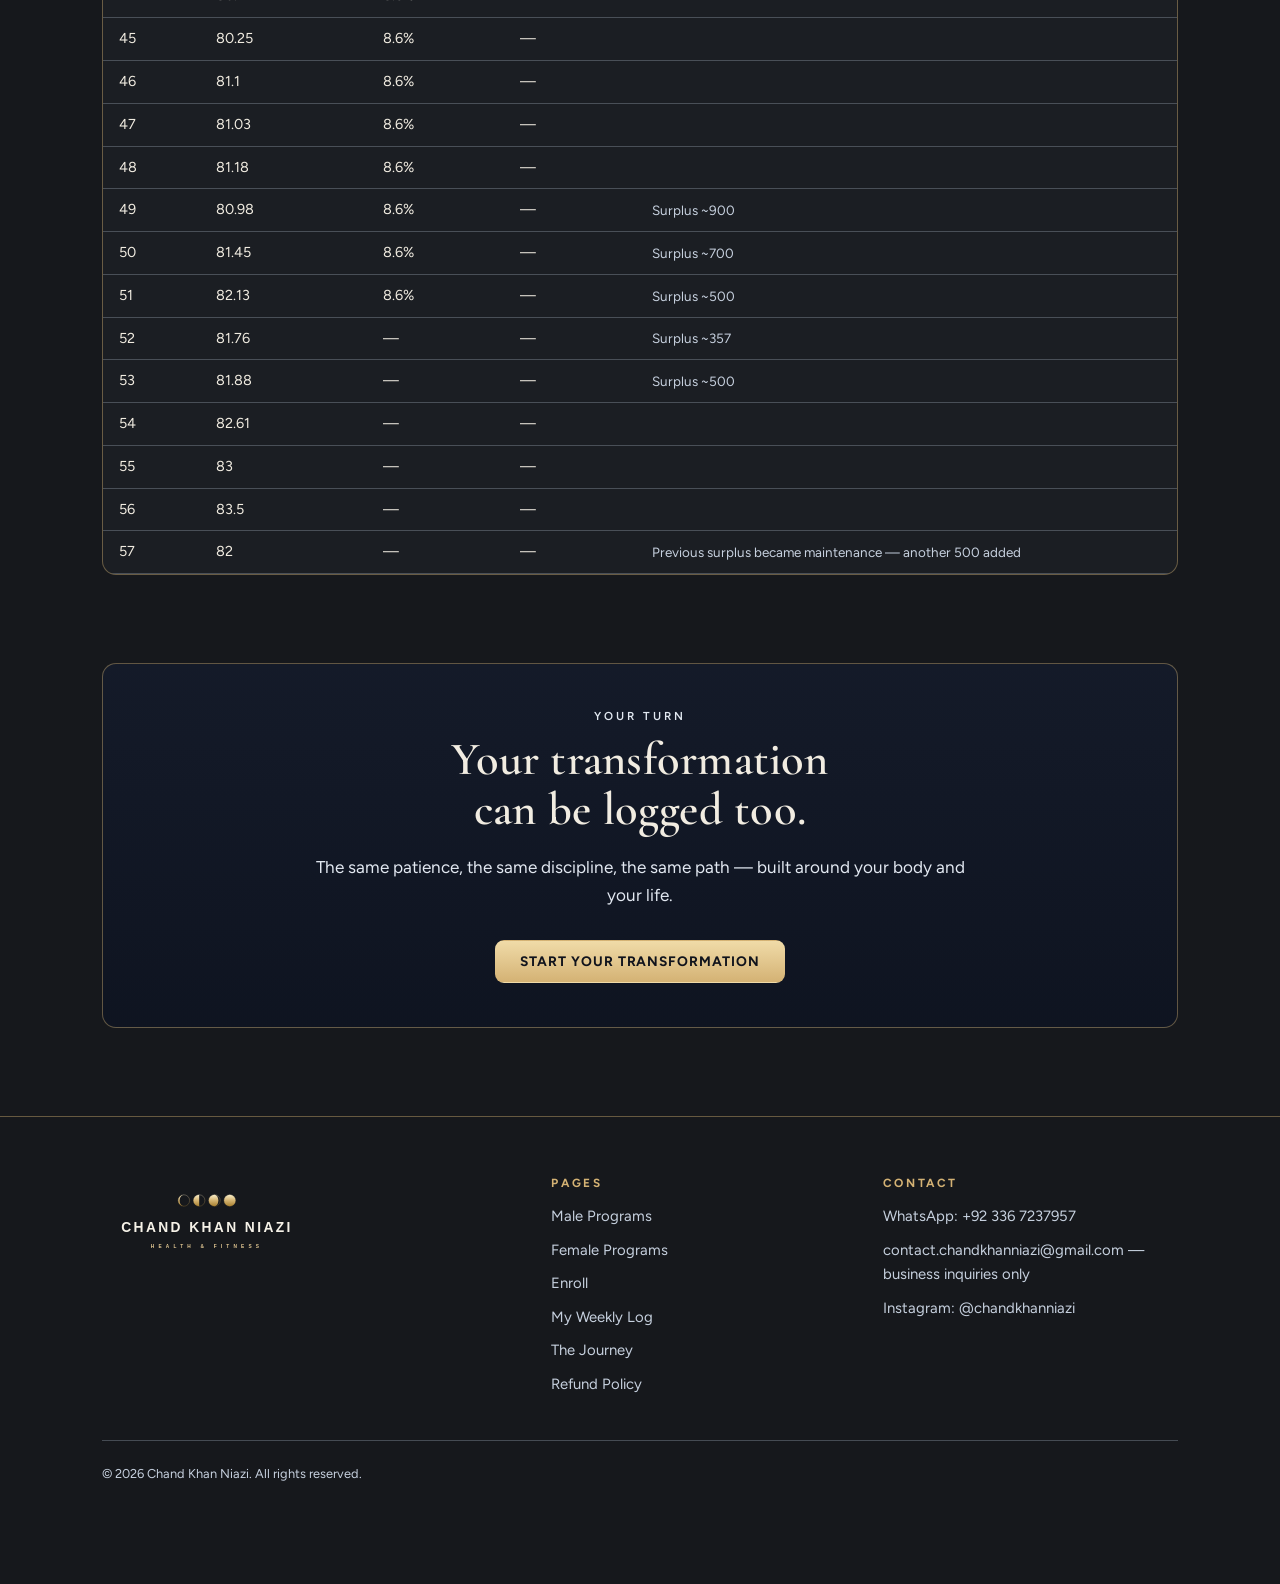
<file: log.html>
<!DOCTYPE html>
<html lang="en">
<head>
  <meta charset="UTF-8">
  <meta name="viewport" content="width=device-width, initial-scale=1.0">
  <meta name="theme-color" content="#0B0F1A">
  <title>Weekly Log — Chand Khan Niazi</title>
  <meta name="description" content="Weekly body-composition log — weight, body fat and lean mass recorded every week since June 2025.">
  <link rel="icon" type="image/svg+xml" href="favicon.svg">
  <link rel="apple-touch-icon" href="logo-icon.svg">
  <link rel="preconnect" href="https://fonts.googleapis.com">
  <link rel="preconnect" href="https://fonts.gstatic.com" crossorigin>
  <link href="https://fonts.googleapis.com/css2?family=Cormorant+Garamond:ital,wght@0,500;0,600;0,700;1,500;1,600&family=Figtree:wght@400;500;600;700&display=swap" rel="stylesheet">
  <link rel="stylesheet" href="style.css">
</head>
<body>

<header class="site-head">
  <div class="wrap head-in">
    <a class="brand" href="index.html" aria-label="Chand Khan Niazi — Health &amp; Fitness"><img src="logo-horizontal.svg" alt="Chand Khan Niazi — Health &amp; Fitness" class="brand-logo"></a>
    <button class="menu-btn" aria-label="Open menu" aria-expanded="false">☰</button>
    <nav class="nav" aria-label="Main">
      <a href="index.html">Home</a>
      <a href="programs-male.html">Male Programs</a>
      <a href="programs-female.html">Female Programs</a>
      <a href="enroll.html">Enroll</a>
      <a href="log.html" aria-current="page">My Weekly Log</a>
      <a href="journey.html">The Journey</a>
      <a href="refund-policy.html">Refund Policy</a>
    </nav>
  </div>
</header>

<main>

<!-- ============ PAGE HEAD ============ -->
<section class="pagehead">
  <div class="wrap">
    <p class="eyebrow">The Record</p>
    <h1>My Weekly Log</h1>
  </div>
</section>

<!-- ============ QUICK LINKS ============ -->
<section class="sec sec-tight">
  <div class="wrap">
    <nav class="quicklinks rv" aria-label="Sections">
      <a class="btn btn-ghost" href="programs-male.html">Male Programs</a>
      <a class="btn btn-ghost" href="programs-female.html">Female Programs</a>
      <a class="btn btn-ghost" href="enroll.html">Enroll</a>
      <a class="btn btn-ghost" href="journey.html">The Journey</a>
    </nav>
  </div>
</section>


<!-- ============ CHART ============ -->
<section class="sec">
  <div class="wrap">
    <div class="sec-head rv">
      <p class="eyebrow">The Record</p>
      <h2>One line of discipline, week by week.</h2>
    </div>
    <figure class="chartbox rv" id="log-chart"></figure>
  </div>
</section>

<!-- ============ FULL LOG ============ -->
<section class="sec">
  <div class="wrap">
    <div class="sec-head rv">
      <h2>Every entry, in full</h2>
    </div>
    <div class="tscroll rv" id="log-table"></div>
  </div>
</section>

<!-- ============ CTA ============ -->
<section class="sec">
  <div class="wrap">
    <div class="card rv" style="text-align:center; padding:44px 28px;">
      <p class="eyebrow">Your Turn</p>
      <h2 style="max-width:20ch; margin:0 auto .4em;">Your transformation can be logged too.</h2>
      <p class="lede" style="margin:0 auto 22px;">The same patience, the same discipline, the same path — built around your body and your life.</p>
      <a class="btn btn-solid" href="enroll.html">Start Your Transformation</a>
    </div>
  </div>
</section>

</main>

<footer class="foot">
  <div class="wrap">
    <div class="foot-grid">
      <div>
        <img src="logo-stacked.svg" alt="Chand Khan Niazi — Health &amp; Fitness" class="foot-logo">
      </div>
      <div>
        <h4>Pages</h4>
        <ul>
        
        
        <li><a href="programs-male.html">Male Programs</a></li>
        <li><a href="programs-female.html">Female Programs</a></li>
        <li><a href="enroll.html">Enroll</a></li>
        <li><a href="log.html">My Weekly Log</a></li>
        <li><a href="journey.html">The Journey</a></li>
        <li><a href="refund-policy.html">Refund Policy</a></li>
      
      
      </ul>
      </div>
      <div>
        <h4>Contact</h4>
        <ul>
          <li><a href="https://wa.me/923367237957" target="_blank" rel="noopener">WhatsApp: +92 336 7237957</a></li>
          <li><a href="mailto:contact.chandkhanniazi@gmail.com">contact.chandkhanniazi@gmail.com</a> — business inquiries only</li>
          <li><a href="https://www.instagram.com/chandkhanniazi/" target="_blank" rel="noopener">Instagram: @chandkhanniazi</a></li>
        </ul>
      </div>
    </div>
    <div class="copyline">
      <span>© <span id="year"></span> Chand Khan Niazi. All rights reserved.</span>
    </div>
  </div>
</footer>

<script src="main.js"></script>
<script src="faqbot.js"></script>
<script src="log.js"></script>
</body>
</html>
</file>
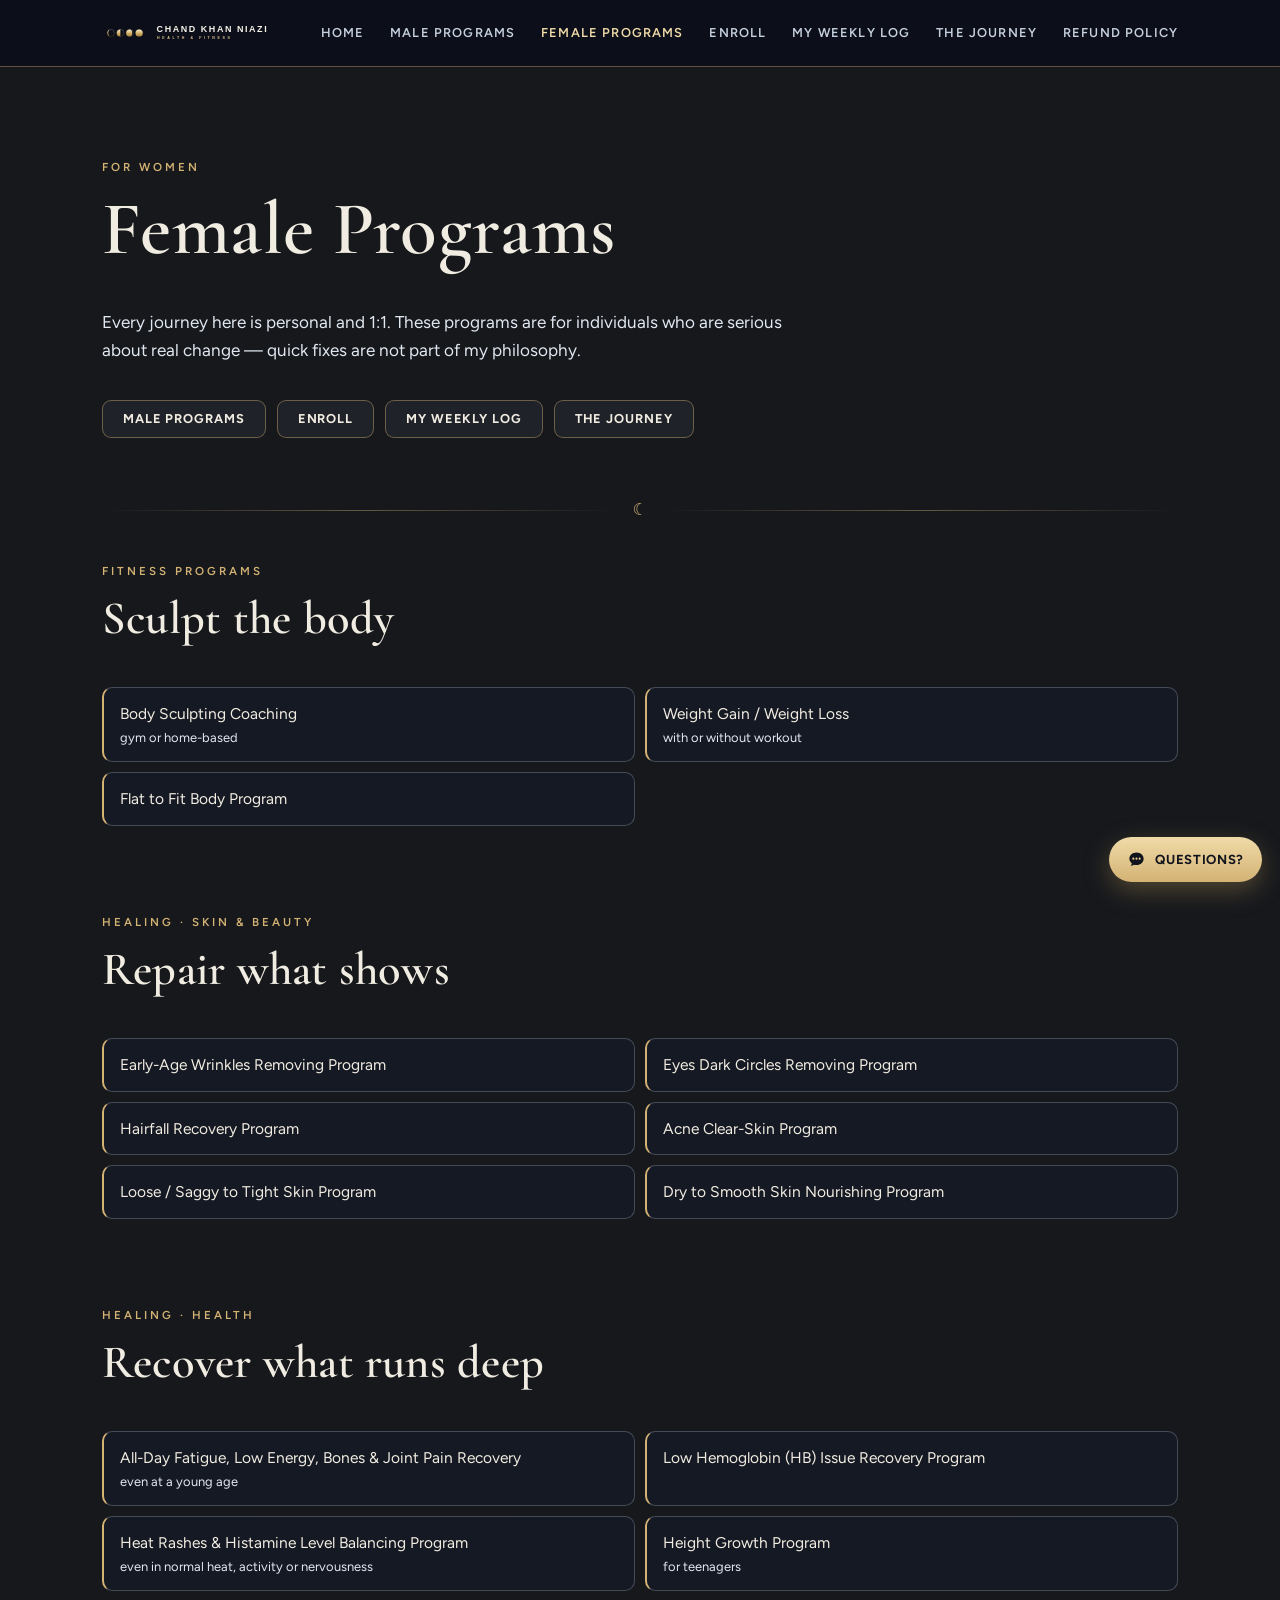
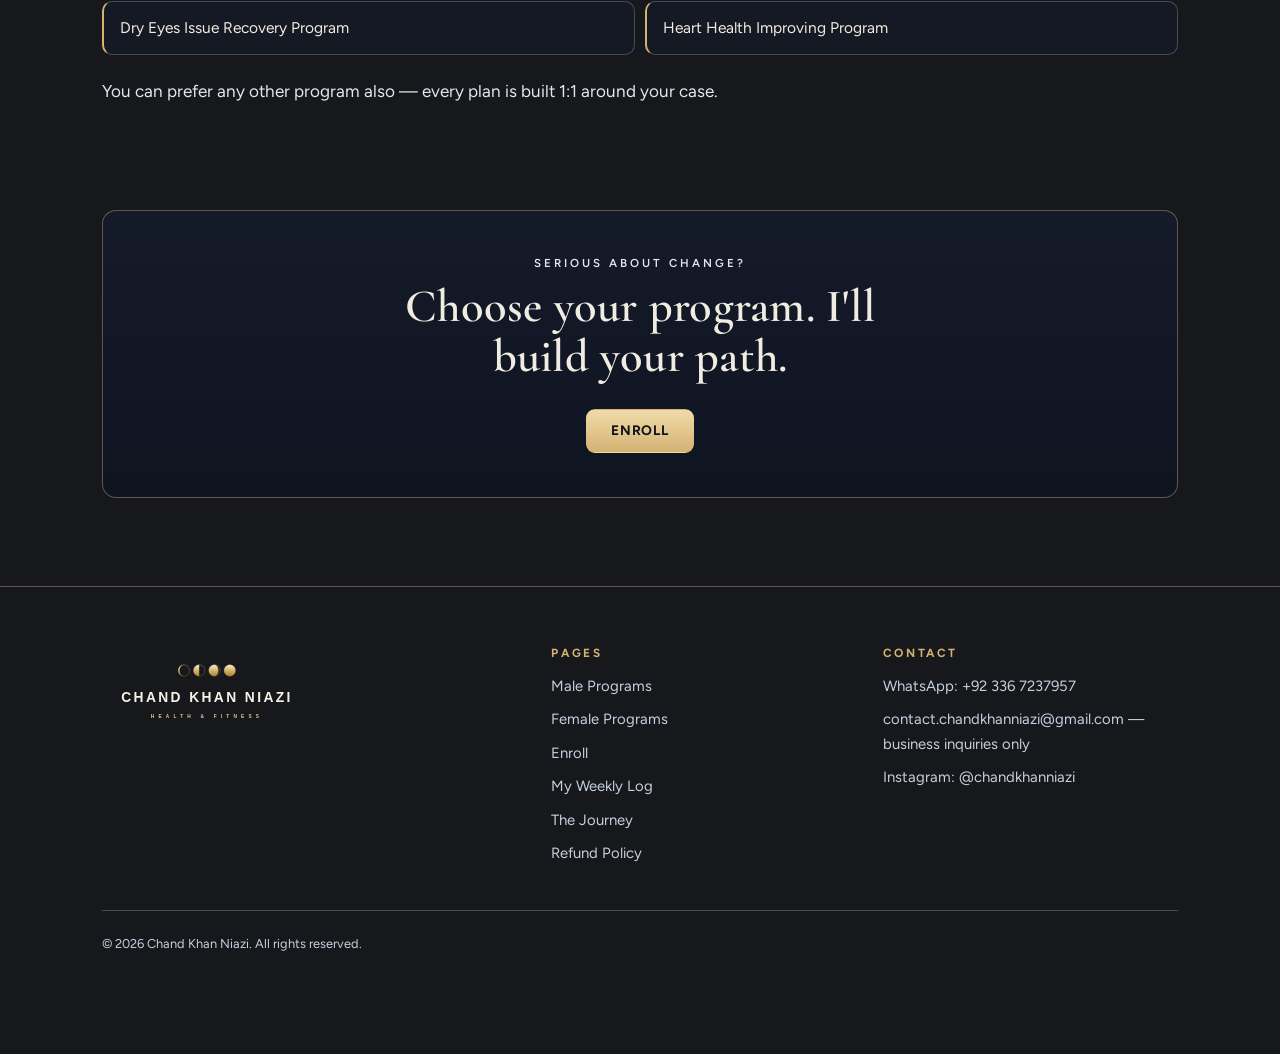
<file: programs-female.html>
<!DOCTYPE html>
<html lang="en">
<head>
  <meta charset="UTF-8">
  <meta name="viewport" content="width=device-width, initial-scale=1.0">
  <meta name="theme-color" content="#0B0F1A">
  <title>Female Programs — Chand Khan Niazi</title>
  <meta name="description" content="Coaching programs for women: body sculpting, flat-to-fit, weight gain/loss, skin &amp; beauty healing, and health recovery — low HB, fatigue, histamine, heart health and more.">
  <link rel="icon" type="image/svg+xml" href="favicon.svg">
  <link rel="apple-touch-icon" href="logo-icon.svg">
  <link rel="preconnect" href="https://fonts.googleapis.com">
  <link rel="preconnect" href="https://fonts.gstatic.com" crossorigin>
  <link href="https://fonts.googleapis.com/css2?family=Cormorant+Garamond:ital,wght@0,500;0,600;0,700;1,500;1,600&family=Figtree:wght@400;500;600;700&display=swap" rel="stylesheet">
  <link rel="stylesheet" href="style.css">
</head>
<body>

<header class="site-head">
  <div class="wrap head-in">
    <a class="brand" href="index.html" aria-label="Chand Khan Niazi — Health &amp; Fitness"><img src="logo-horizontal.svg" alt="Chand Khan Niazi — Health &amp; Fitness" class="brand-logo"></a>
    <button class="menu-btn" aria-label="Open menu" aria-expanded="false">☰</button>
    <nav class="nav" aria-label="Main">
      <a href="index.html">Home</a>
      <a href="programs-male.html">Male Programs</a>
      <a href="programs-female.html" aria-current="page">Female Programs</a>
      <a href="enroll.html">Enroll</a>
      <a href="log.html">My Weekly Log</a>
      <a href="journey.html">The Journey</a>
      <a href="refund-policy.html">Refund Policy</a>
    </nav>
  </div>
</header>

<main>

<section class="pagehead">
  <div class="wrap">
    <p class="eyebrow">For Women</p>
    <h1>Female Programs</h1>
    <p class="lede">Every journey here is personal and 1:1. These programs are for individuals who are serious about real change — quick fixes are not part of my philosophy.</p>
  </div>
</section>

<!-- ============ QUICK LINKS ============ -->
<section class="sec sec-tight">
  <div class="wrap">
    <nav class="quicklinks rv" aria-label="Sections">
      <a class="btn btn-ghost" href="programs-male.html">Male Programs</a>
      <a class="btn btn-ghost" href="enroll.html">Enroll</a>
      <a class="btn btn-ghost" href="log.html">My Weekly Log</a>
      <a class="btn btn-ghost" href="journey.html">The Journey</a>
    </nav>
  </div>
</section>


<!-- ============ FITNESS ============ -->
<section class="sec">
  <div class="wrap">
    <div class="moonline rv"><span>☾</span></div>
    <div class="sec-head rv">
      <p class="eyebrow">Fitness Programs</p>
      <h2>Sculpt the body</h2>
    </div>
    <ul class="plist cols">
      <li class="rv">Body Sculpting Coaching <small>gym or home-based</small></li>
      <li class="rv">Weight Gain / Weight Loss <small>with or without workout</small></li>
      <li class="rv">Flat to Fit Body Program</li>
    </ul>
  </div>
</section>

<!-- ============ SKIN & BEAUTY ============ -->
<section class="sec">
  <div class="wrap">
    <div class="sec-head rv">
      <p class="eyebrow">Healing · Skin &amp; Beauty</p>
      <h2>Repair what shows</h2>
    </div>
    <ul class="plist cols">
      <li class="rv">Early-Age Wrinkles Removing Program</li>
      <li class="rv">Eyes Dark Circles Removing Program</li>
      <li class="rv">Hairfall Recovery Program</li>
      <li class="rv">Acne Clear-Skin Program</li>
      <li class="rv">Loose / Saggy to Tight Skin Program</li>
      <li class="rv">Dry to Smooth Skin Nourishing Program</li>
    </ul>
  </div>
</section>

<!-- ============ HEALTH ============ -->
<section class="sec">
  <div class="wrap">
    <div class="sec-head rv">
      <p class="eyebrow">Healing · Health</p>
      <h2>Recover what runs deep</h2>
    </div>
    <ul class="plist cols">
      <li class="rv">All-Day Fatigue, Low Energy, Bones &amp; Joint Pain Recovery <small>even at a young age</small></li>
      <li class="rv">Low Hemoglobin (HB) Issue Recovery Program</li>
      <li class="rv">Heat Rashes &amp; Histamine Level Balancing Program <small>even in normal heat, activity or nervousness</small></li>
      <li class="rv">Height Growth Program <small>for teenagers</small></li>
      <li class="rv">Dry Eyes Issue Recovery Program</li>
      <li class="rv">Heart Health Improving Program</li>
    </ul>
    <p class="lede rv" style="margin-top:22px;">You can prefer any other program also — every plan is built 1:1 around your case.</p>
  </div>
</section>

<!-- ============ CTA ============ -->
<section class="sec">
  <div class="wrap">
    <div class="card rv" style="text-align:center; padding:44px 28px;">
      <p class="eyebrow">Serious About Change?</p>
      <h2 style="max-width:22ch; margin:0 auto .4em;">Choose your program. I'll build your path.</h2>
      <div style="display:flex; gap:14px; justify-content:center; flex-wrap:wrap; margin-top:20px;">
        <a class="btn btn-solid" href="enroll.html">Enroll</a>
      </div>
    </div>
  </div>
</section>

</main>

<footer class="foot">
  <div class="wrap">
    <div class="foot-grid">
      <div>
        <img src="logo-stacked.svg" alt="Chand Khan Niazi — Health &amp; Fitness" class="foot-logo">
      </div>
      <div>
        <h4>Pages</h4>
        <ul>
        
        
        <li><a href="programs-male.html">Male Programs</a></li>
        <li><a href="programs-female.html">Female Programs</a></li>
        <li><a href="enroll.html">Enroll</a></li>
        <li><a href="log.html">My Weekly Log</a></li>
        <li><a href="journey.html">The Journey</a></li>
        <li><a href="refund-policy.html">Refund Policy</a></li>
      
      
      </ul>
      </div>
      <div>
        <h4>Contact</h4>
        <ul>
          <li><a href="https://wa.me/923367237957" target="_blank" rel="noopener">WhatsApp: +92 336 7237957</a></li>
          <li><a href="mailto:contact.chandkhanniazi@gmail.com">contact.chandkhanniazi@gmail.com</a> — business inquiries only</li>
          <li><a href="https://www.instagram.com/chandkhanniazi/" target="_blank" rel="noopener">Instagram: @chandkhanniazi</a></li>
        </ul>
      </div>
    </div>
    <div class="copyline">
      <span>© <span id="year"></span> Chand Khan Niazi. All rights reserved.</span>
    </div>
  </div>
</footer>

<script src="main.js"></script>
<script src="faqbot.js"></script>
</body>
</html>
</file>
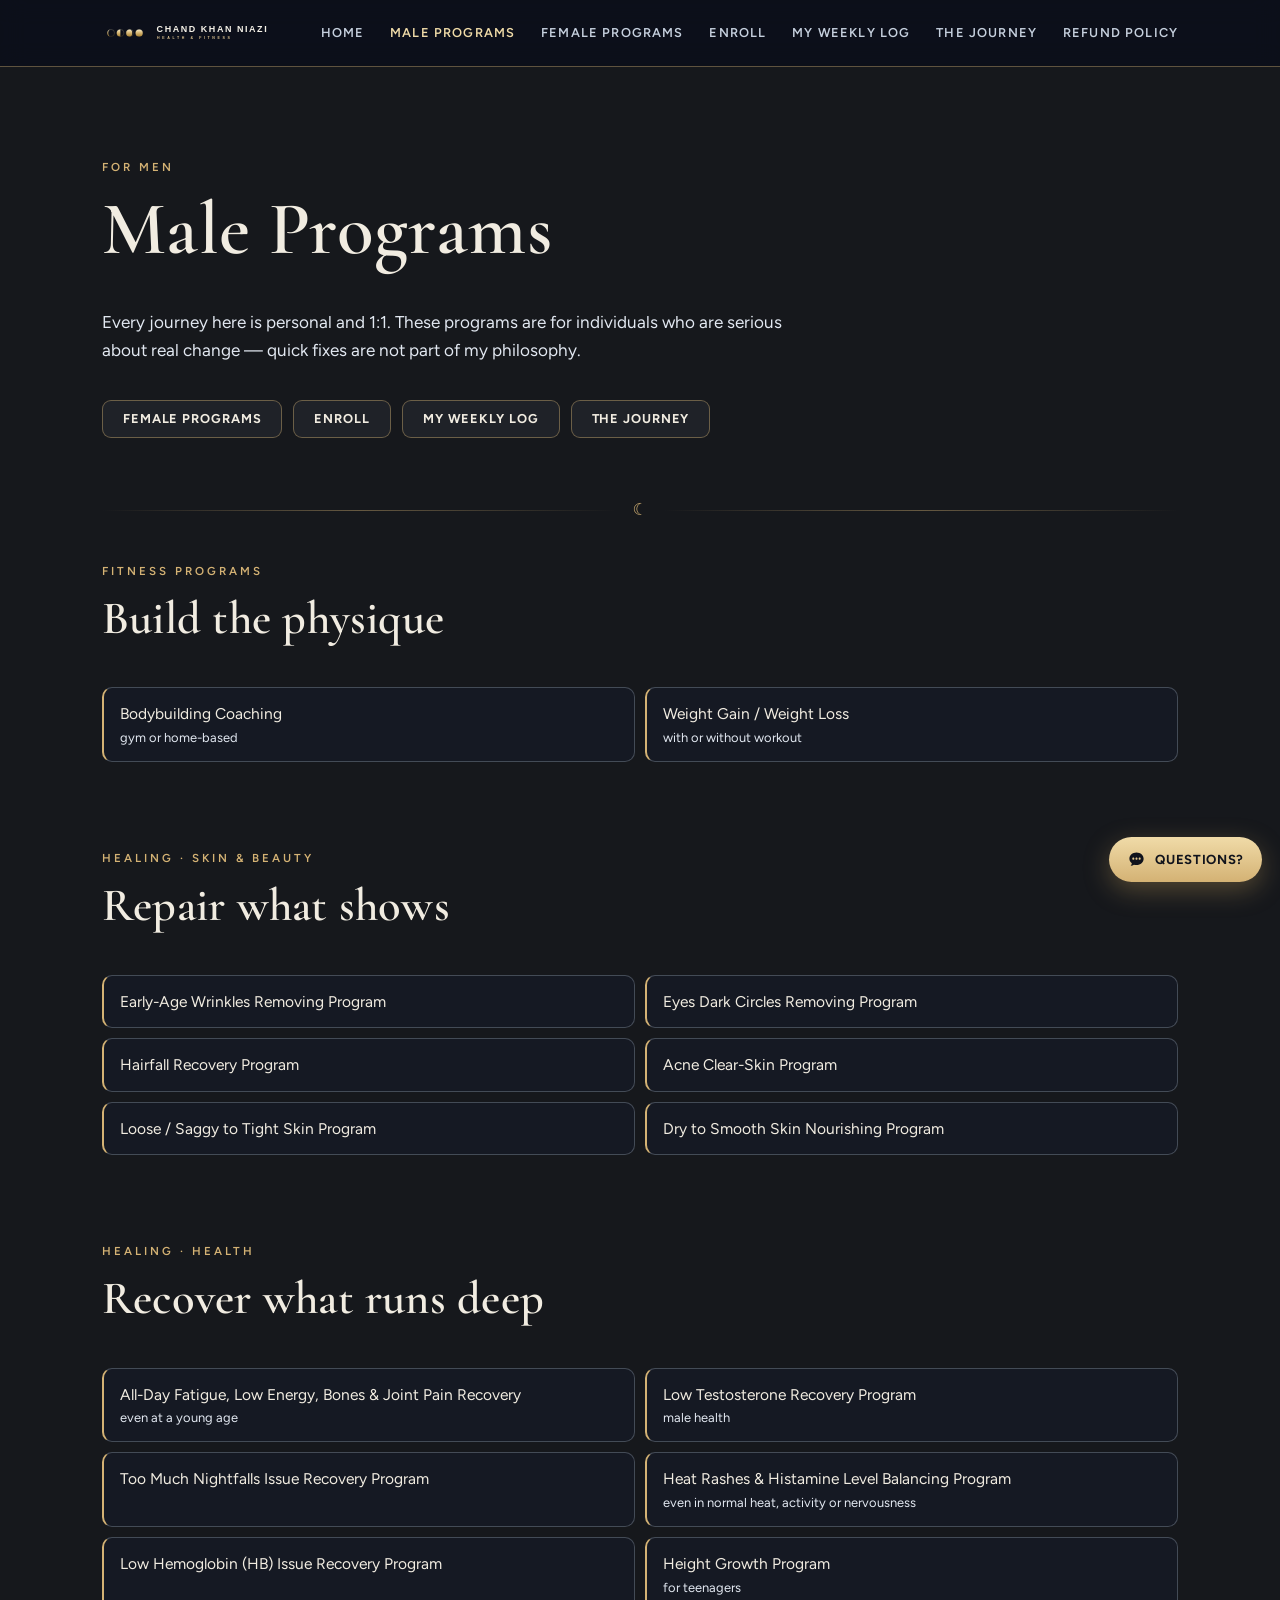
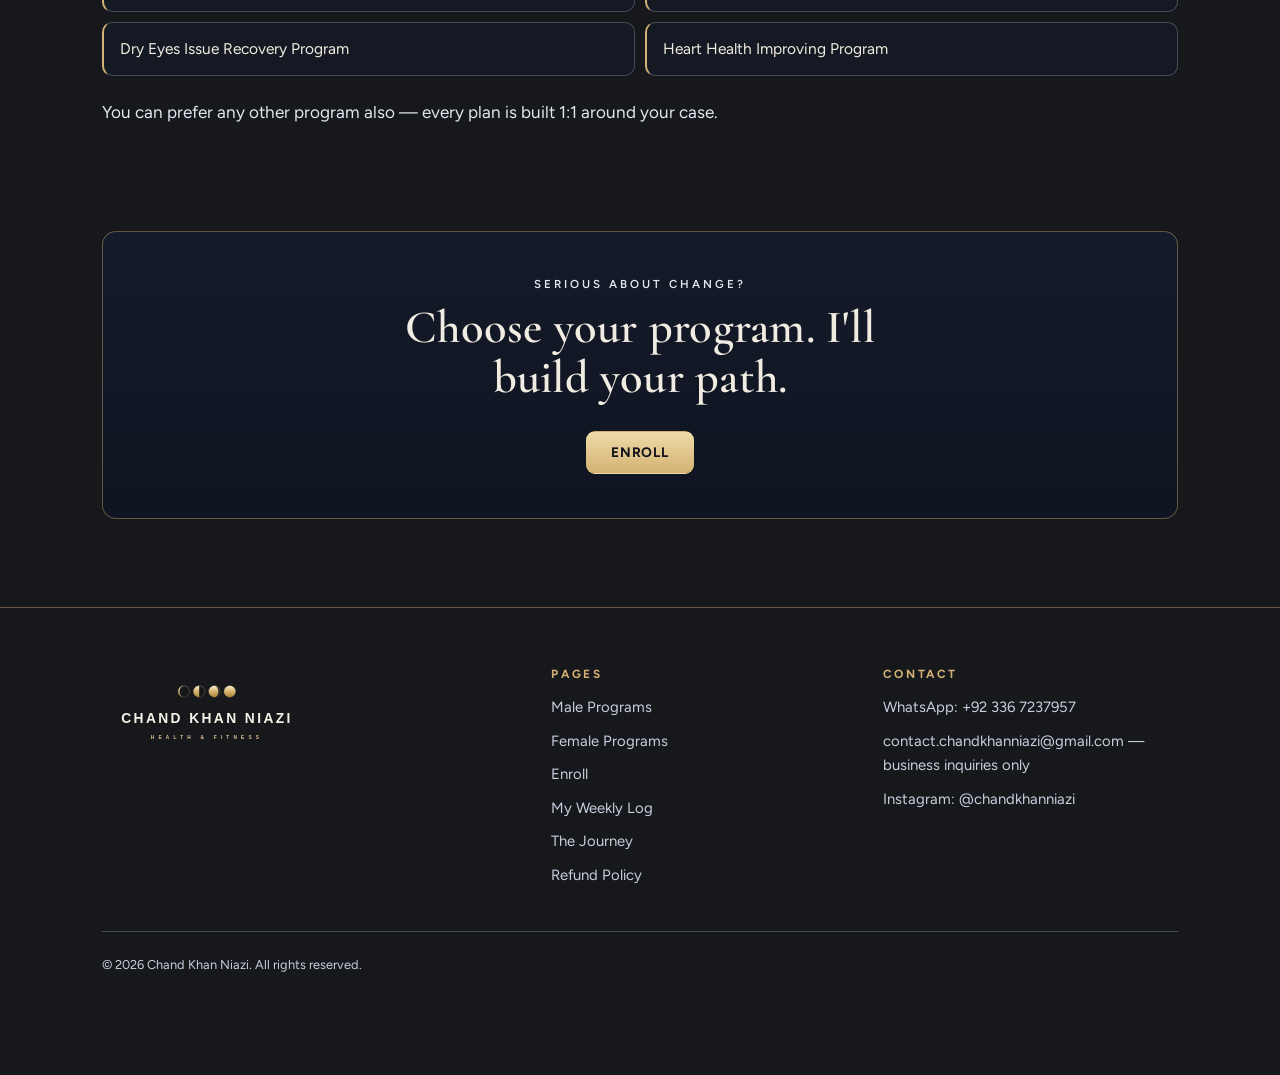
<file: programs-male.html>
<!DOCTYPE html>
<html lang="en">
<head>
  <meta charset="UTF-8">
  <meta name="viewport" content="width=device-width, initial-scale=1.0">
  <meta name="theme-color" content="#0B0F1A">
  <title>Male Programs — Chand Khan Niazi</title>
  <meta name="description" content="Coaching programs for men: bodybuilding, weight gain/loss, skin &amp; beauty healing, and health recovery — testosterone, histamine, fatigue, heart health and more.">
  <link rel="icon" type="image/svg+xml" href="favicon.svg">
  <link rel="apple-touch-icon" href="logo-icon.svg">
  <link rel="preconnect" href="https://fonts.googleapis.com">
  <link rel="preconnect" href="https://fonts.gstatic.com" crossorigin>
  <link href="https://fonts.googleapis.com/css2?family=Cormorant+Garamond:ital,wght@0,500;0,600;0,700;1,500;1,600&family=Figtree:wght@400;500;600;700&display=swap" rel="stylesheet">
  <link rel="stylesheet" href="style.css">
</head>
<body>

<header class="site-head">
  <div class="wrap head-in">
    <a class="brand" href="index.html" aria-label="Chand Khan Niazi — Health &amp; Fitness"><img src="logo-horizontal.svg" alt="Chand Khan Niazi — Health &amp; Fitness" class="brand-logo"></a>
    <button class="menu-btn" aria-label="Open menu" aria-expanded="false">☰</button>
    <nav class="nav" aria-label="Main">
      <a href="index.html">Home</a>
      <a href="programs-male.html" aria-current="page">Male Programs</a>
      <a href="programs-female.html">Female Programs</a>
      <a href="enroll.html">Enroll</a>
      <a href="log.html">My Weekly Log</a>
      <a href="journey.html">The Journey</a>
      <a href="refund-policy.html">Refund Policy</a>
    </nav>
  </div>
</header>

<main>

<section class="pagehead">
  <div class="wrap">
    <p class="eyebrow">For Men</p>
    <h1>Male Programs</h1>
    <p class="lede">Every journey here is personal and 1:1. These programs are for individuals who are serious about real change — quick fixes are not part of my philosophy.</p>
  </div>
</section>

<!-- ============ QUICK LINKS ============ -->
<section class="sec sec-tight">
  <div class="wrap">
    <nav class="quicklinks rv" aria-label="Sections">
      <a class="btn btn-ghost" href="programs-female.html">Female Programs</a>
      <a class="btn btn-ghost" href="enroll.html">Enroll</a>
      <a class="btn btn-ghost" href="log.html">My Weekly Log</a>
      <a class="btn btn-ghost" href="journey.html">The Journey</a>
    </nav>
  </div>
</section>


<!-- ============ FITNESS ============ -->
<section class="sec">
  <div class="wrap">
    <div class="moonline rv"><span>☾</span></div>
    <div class="sec-head rv">
      <p class="eyebrow">Fitness Programs</p>
      <h2>Build the physique</h2>
    </div>
    <ul class="plist cols">
      <li class="rv">Bodybuilding Coaching <small>gym or home-based</small></li>
      <li class="rv">Weight Gain / Weight Loss <small>with or without workout</small></li>
    </ul>
  </div>
</section>

<!-- ============ SKIN & BEAUTY ============ -->
<section class="sec">
  <div class="wrap">
    <div class="sec-head rv">
      <p class="eyebrow">Healing · Skin &amp; Beauty</p>
      <h2>Repair what shows</h2>
    </div>
    <ul class="plist cols">
      <li class="rv">Early-Age Wrinkles Removing Program</li>
      <li class="rv">Eyes Dark Circles Removing Program</li>
      <li class="rv">Hairfall Recovery Program</li>
      <li class="rv">Acne Clear-Skin Program</li>
      <li class="rv">Loose / Saggy to Tight Skin Program</li>
      <li class="rv">Dry to Smooth Skin Nourishing Program</li>
    </ul>
  </div>
</section>

<!-- ============ HEALTH ============ -->
<section class="sec">
  <div class="wrap">
    <div class="sec-head rv">
      <p class="eyebrow">Healing · Health</p>
      <h2>Recover what runs deep</h2>
    </div>
    <ul class="plist cols">
      <li class="rv">All-Day Fatigue, Low Energy, Bones &amp; Joint Pain Recovery <small>even at a young age</small></li>
      <li class="rv">Low Testosterone Recovery Program <small>male health</small></li>
      <li class="rv">Too Much Nightfalls Issue Recovery Program</li>
      <li class="rv">Heat Rashes &amp; Histamine Level Balancing Program <small>even in normal heat, activity or nervousness</small></li>
      <li class="rv">Low Hemoglobin (HB) Issue Recovery Program</li>
      <li class="rv">Height Growth Program <small>for teenagers</small></li>
      <li class="rv">Dry Eyes Issue Recovery Program</li>
      <li class="rv">Heart Health Improving Program</li>
    </ul>
    <p class="lede rv" style="margin-top:22px;">You can prefer any other program also — every plan is built 1:1 around your case.</p>
  </div>
</section>

<!-- ============ CTA ============ -->
<section class="sec">
  <div class="wrap">
    <div class="card rv" style="text-align:center; padding:44px 28px;">
      <p class="eyebrow">Serious About Change?</p>
      <h2 style="max-width:22ch; margin:0 auto .4em;">Choose your program. I'll build your path.</h2>
      <div style="display:flex; gap:14px; justify-content:center; flex-wrap:wrap; margin-top:20px;">
        <a class="btn btn-solid" href="enroll.html">Enroll</a>
      </div>
    </div>
  </div>
</section>

</main>

<footer class="foot">
  <div class="wrap">
    <div class="foot-grid">
      <div>
        <img src="logo-stacked.svg" alt="Chand Khan Niazi — Health &amp; Fitness" class="foot-logo">
      </div>
      <div>
        <h4>Pages</h4>
        <ul>
        
        
        <li><a href="programs-male.html">Male Programs</a></li>
        <li><a href="programs-female.html">Female Programs</a></li>
        <li><a href="enroll.html">Enroll</a></li>
        <li><a href="log.html">My Weekly Log</a></li>
        <li><a href="journey.html">The Journey</a></li>
        <li><a href="refund-policy.html">Refund Policy</a></li>
      
      
      </ul>
      </div>
      <div>
        <h4>Contact</h4>
        <ul>
          <li><a href="https://wa.me/923367237957" target="_blank" rel="noopener">WhatsApp: +92 336 7237957</a></li>
          <li><a href="mailto:contact.chandkhanniazi@gmail.com">contact.chandkhanniazi@gmail.com</a> — business inquiries only</li>
          <li><a href="https://www.instagram.com/chandkhanniazi/" target="_blank" rel="noopener">Instagram: @chandkhanniazi</a></li>
        </ul>
      </div>
    </div>
    <div class="copyline">
      <span>© <span id="year"></span> Chand Khan Niazi. All rights reserved.</span>
    </div>
  </div>
</footer>

<script src="main.js"></script>
<script src="faqbot.js"></script>
</body>
</html>
</file>
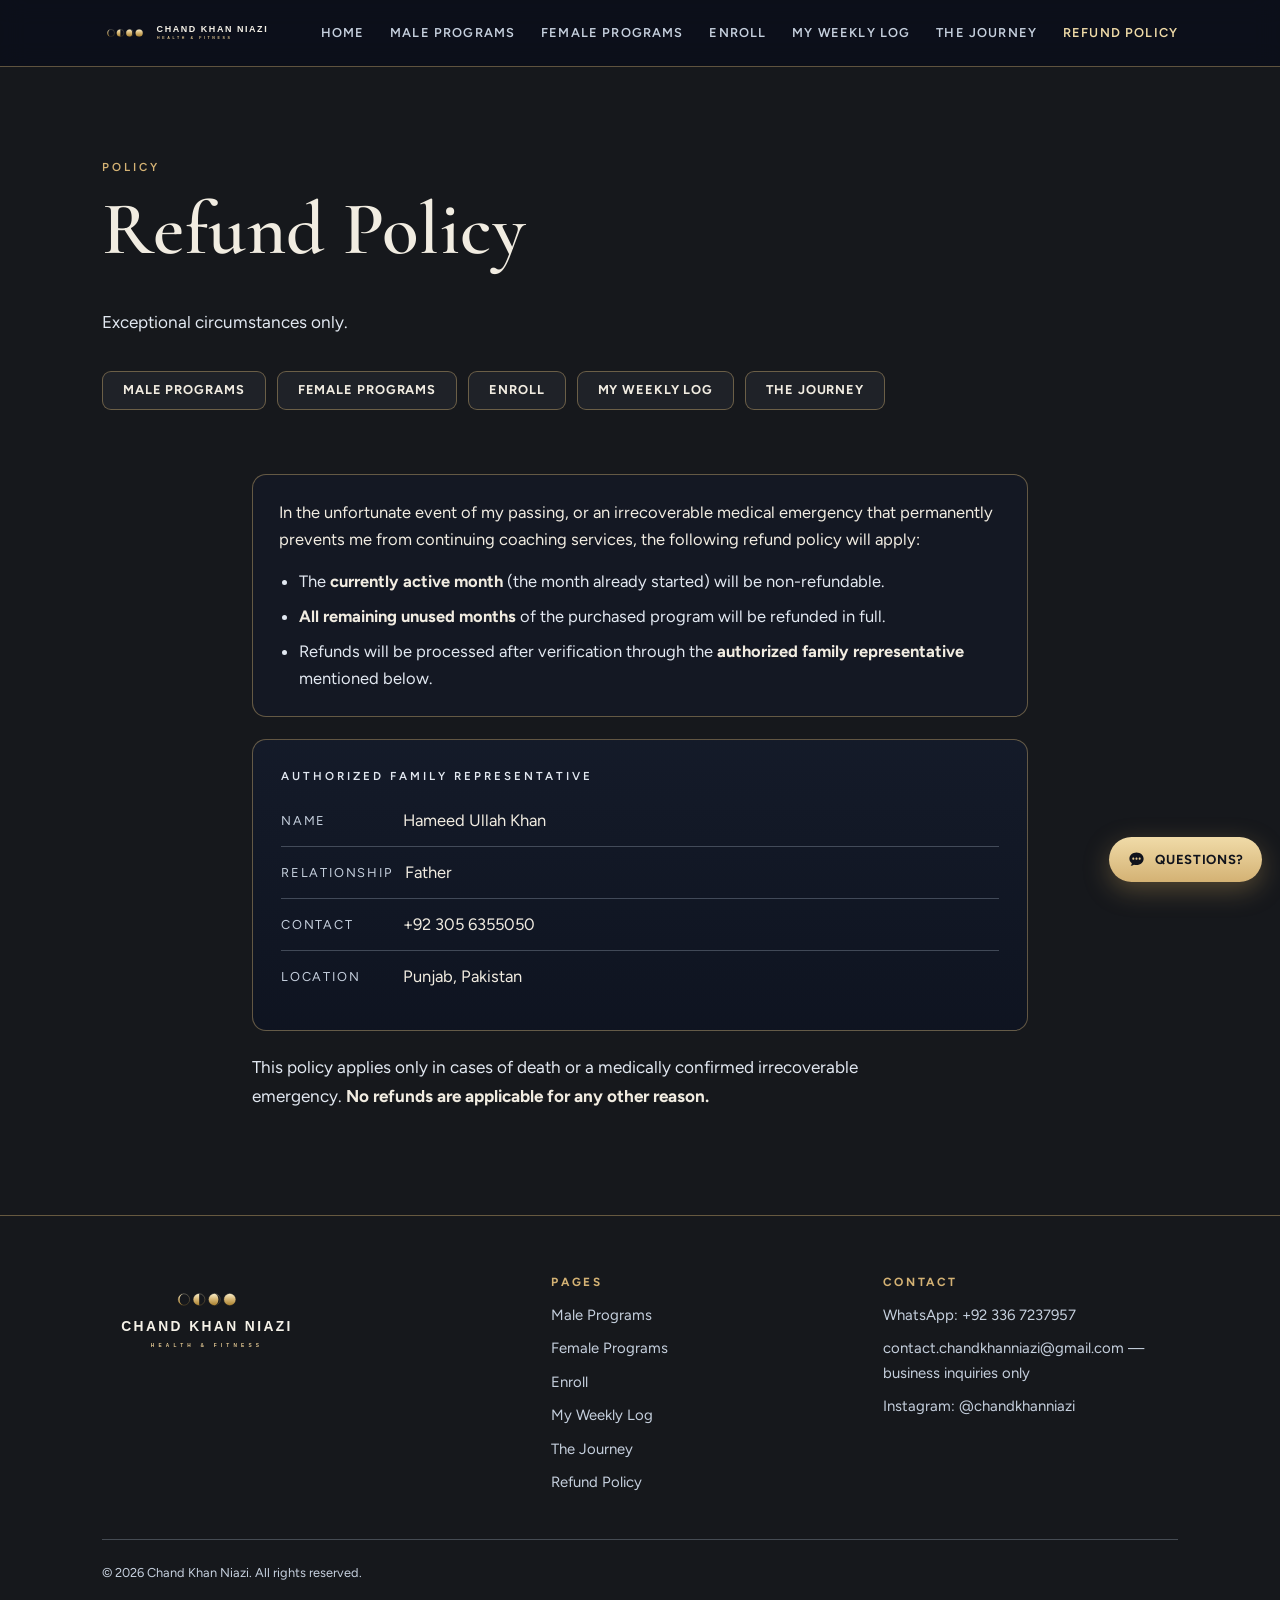
<file: refund-policy.html>
<!DOCTYPE html>
<html lang="en">
<head>
  <meta charset="UTF-8">
  <meta name="viewport" content="width=device-width, initial-scale=1.0">
  <meta name="theme-color" content="#0B0F1A">
  <title>Refund Policy — Chand Khan Niazi</title>
  <meta name="description" content="Refund policy for coaching services — applicable only in exceptional circumstances, verified through the authorized family representative.">
  <link rel="icon" type="image/svg+xml" href="favicon.svg">
  <link rel="apple-touch-icon" href="logo-icon.svg">
  <link rel="preconnect" href="https://fonts.googleapis.com">
  <link rel="preconnect" href="https://fonts.gstatic.com" crossorigin>
  <link href="https://fonts.googleapis.com/css2?family=Cormorant+Garamond:ital,wght@0,500;0,600;0,700;1,500;1,600&family=Figtree:wght@400;500;600;700&display=swap" rel="stylesheet">
  <link rel="stylesheet" href="style.css">
</head>
<body>

<header class="site-head">
  <div class="wrap head-in">
    <a class="brand" href="index.html" aria-label="Chand Khan Niazi — Health &amp; Fitness"><img src="logo-horizontal.svg" alt="Chand Khan Niazi — Health &amp; Fitness" class="brand-logo"></a>
    <button class="menu-btn" aria-label="Open menu" aria-expanded="false">☰</button>
    <nav class="nav" aria-label="Main">
      <a href="index.html">Home</a>
      <a href="programs-male.html">Male Programs</a>
      <a href="programs-female.html">Female Programs</a>
      <a href="enroll.html">Enroll</a>
      <a href="log.html">My Weekly Log</a>
      <a href="journey.html">The Journey</a>
      <a href="refund-policy.html" aria-current="page">Refund Policy</a>
    </nav>
  </div>
</header>

<main>

<section class="pagehead">
  <div class="wrap">
    <p class="eyebrow">Policy</p>
    <h1>Refund Policy</h1>
    <p class="lede">Exceptional circumstances only.</p>
  </div>
</section>

<!-- ============ QUICK LINKS ============ -->
<section class="sec sec-tight">
  <div class="wrap">
    <nav class="quicklinks rv" aria-label="Sections">
      <a class="btn btn-ghost" href="programs-male.html">Male Programs</a>
      <a class="btn btn-ghost" href="programs-female.html">Female Programs</a>
      <a class="btn btn-ghost" href="enroll.html">Enroll</a>
      <a class="btn btn-ghost" href="log.html">My Weekly Log</a>
      <a class="btn btn-ghost" href="journey.html">The Journey</a>
    </nav>
  </div>
</section>


<section class="sec">
  <div class="wrap" style="max-width:820px;">
    <div class="notebox rv" style="margin-bottom:22px;">
      <p style="color:var(--ivory); margin-bottom:14px;">In the unfortunate event of my passing, or an irrecoverable medical emergency that permanently prevents me from continuing coaching services, the following refund policy will apply:</p>
      <ul>
        <li>The <strong>currently active month</strong> (the month already started) will be non-refundable.</li>
        <li><strong>All remaining unused months</strong> of the purchased program will be refunded in full.</li>
        <li>Refunds will be processed after verification through the <strong>authorized family representative</strong> mentioned below.</li>
      </ul>
    </div>

    <div class="card rv" style="margin-bottom:22px;">
      <p class="eyebrow">Authorized Family Representative</p>
      <div class="crow"><span class="k">Name</span><span>Hameed Ullah Khan</span></div>
      <div class="crow"><span class="k">Relationship</span><span>Father</span></div>
      <div class="crow"><span class="k">Contact</span><span>+92 305 6355050</span></div>
      <div class="crow"><span class="k">Location</span><span>Punjab, Pakistan</span></div>
    </div>

    <p class="lede rv">This policy applies only in cases of death or a medically confirmed irrecoverable emergency. <strong style="color:var(--ivory);">No refunds are applicable for any other reason.</strong></p>
  </div>
</section>

</main>

<footer class="foot">
  <div class="wrap">
    <div class="foot-grid">
      <div>
        <img src="logo-stacked.svg" alt="Chand Khan Niazi — Health &amp; Fitness" class="foot-logo">
      </div>
      <div>
        <h4>Pages</h4>
        <ul>
        
        
        <li><a href="programs-male.html">Male Programs</a></li>
        <li><a href="programs-female.html">Female Programs</a></li>
        <li><a href="enroll.html">Enroll</a></li>
        <li><a href="log.html">My Weekly Log</a></li>
        <li><a href="journey.html">The Journey</a></li>
        <li><a href="refund-policy.html">Refund Policy</a></li>
      
      
      </ul>
      </div>
      <div>
        <h4>Contact</h4>
        <ul>
          <li><a href="https://wa.me/923367237957" target="_blank" rel="noopener">WhatsApp: +92 336 7237957</a></li>
          <li><a href="mailto:contact.chandkhanniazi@gmail.com">contact.chandkhanniazi@gmail.com</a> — business inquiries only</li>
          <li><a href="https://www.instagram.com/chandkhanniazi/" target="_blank" rel="noopener">Instagram: @chandkhanniazi</a></li>
        </ul>
      </div>
    </div>
    <div class="copyline">
      <span>© <span id="year"></span> Chand Khan Niazi. All rights reserved.</span>
    </div>
  </div>
</footer>

<script src="main.js"></script>
<script src="faqbot.js"></script>
</body>
</html>
</file>
<file: style.css>
/* ==========================================================
   CHAND KHAN NIAZI — Midnight & Moonlight design system
   Pages: home / journey / programs / enroll / refund
   ========================================================== */

/* ---------- Tokens ---------- */
:root{
  --night:   #16181C;   /* page background — charcoal          */
  --night-2: #1B1E23;   /* deep panel                          */
  --panel:   #23272E;   /* raised surface                      */
  --line:    rgba(212,178,116,.42);   /* brass hairline         */
  --line-2:  rgba(180,191,208,.30);  /* slate hairline         */
  --brass:   #D4B274;   /* primary accent                      */
  --brass-2: #F0DBA8;   /* accent light / hover                */
  --ivory:   #F1ECE1;   /* primary text                        */
  --slate:   #C6D0DE;   /* secondary text                      */
  --moon:    #E2E8F1;   /* moonlight silver                    */
  --radius:  14px;
  --disp: 'Cormorant Garamond', Georgia, serif;
  --body: 'Figtree', 'Segoe UI', system-ui, sans-serif;
}

/* ---------- Reset ---------- */
*,*::before,*::after{ box-sizing:border-box; }
html{ scroll-behavior:smooth; }
body{
  margin:0; background:var(--night); color:var(--ivory);
  font-family:var(--body); font-size:16.5px; line-height:1.65;
  -webkit-font-smoothing:antialiased; text-rendering:optimizeLegibility;
}
img,svg{ max-width:100%; display:block; }
a{ color:var(--brass-2); text-decoration:none; }
a:hover{ color:var(--ivory); }
::selection{ background:var(--brass); color:var(--night); }
:focus-visible{ outline:2px solid var(--brass-2); outline-offset:3px; border-radius:4px; }

/* ---------- Type ---------- */
h1,h2,h3,h4{ font-family:var(--disp); font-weight:600; line-height:1.08; margin:0 0 .5em; letter-spacing:.005em; }
h1{ font-size:clamp(2.7rem, 7vw, 4.7rem); }
h2{ font-size:clamp(1.9rem, 4.5vw, 2.9rem); }
h3{ font-size:1.45rem; }
p{ margin:0 0 1em; }
.eyebrow{
  font:600 .72rem/1.4 var(--body); letter-spacing:.26em; text-transform:uppercase;
  color:var(--brass); margin:0 0 14px;
}
.lede{ color:var(--moon); font-size:1.07rem; max-width:62ch; }
.gold{ color:var(--brass-2); }

/* ---------- Layout ---------- */
.wrap{ max-width:1120px; margin:0 auto; padding:0 22px; }
.sec{ padding:88px 0; position:relative; }
.sec + .sec{ padding-top:0; }
.sec-head{ margin-bottom:44px; max-width:720px; }
.grid-2{ display:grid; grid-template-columns:1fr 1fr; gap:22px; }
.grid-3{ display:grid; grid-template-columns:repeat(3,1fr); gap:22px; }

/* crescent divider */
.moonline{ display:flex; align-items:center; gap:16px; color:var(--brass); margin:0 0 44px; }
.moonline::before,.moonline::after{ content:""; height:1px; flex:1;
  background:linear-gradient(90deg, transparent, var(--line), transparent); }
.moonline span{ font-size:1.05rem; line-height:1; transform:translateY(-1px); }

/* ---------- Header ---------- */
.site-head{
  position:sticky; top:0; z-index:80;
  background:rgba(11,15,26,.86); backdrop-filter:blur(12px);
  border-bottom:1px solid var(--line);
}
.head-in{ display:flex; align-items:center; justify-content:space-between; height:66px; }
.brand{ display:flex; align-items:center; line-height:0; }
.brand-logo{ height:38px; width:auto; }
@media (max-width:420px){ .brand-logo{ height:31px; } }
.nav{ display:flex; align-items:center; gap:26px; }
.nav a{
  color:var(--slate); font-size:.8rem; font-weight:600; letter-spacing:.09em;
  text-transform:uppercase; padding:6px 0;
}
.nav a:hover{ color:var(--ivory); }
.nav a[aria-current="page"]{ color:var(--brass-2); }
.nav .btn{ padding:10px 18px; font-size:.76rem; }
.menu-btn{
  display:none; background:none; border:1px solid var(--line); border-radius:9px;
  color:var(--ivory); width:42px; height:38px; cursor:pointer; font-size:1.05rem; line-height:1;
}

/* ---------- Buttons ---------- */
.btn{
  display:inline-flex; align-items:center; justify-content:center; gap:9px;
  padding:14px 24px; border-radius:9px; border:1px solid transparent;
  font:700 .86rem/1 var(--body); letter-spacing:.07em; text-transform:uppercase;
  cursor:pointer; transition:transform .18s ease, box-shadow .18s ease, border-color .18s ease;
}
.btn-solid{
  background:linear-gradient(180deg, var(--brass-2), var(--brass));
  color:#10131C;
}
.btn-solid:hover{ transform:translateY(-1px); box-shadow:0 8px 26px rgba(212,178,116,.3); color:#0B0F1A; }
.nav a.btn-solid, .nav a.btn-solid:hover{ color:#0B0F1A; }
.nav a.btn-ghost{ color:var(--ivory); }
.btn-ghost{ border-color:var(--line); color:var(--ivory); background:rgba(40,44,52,.55); }
.btn-ghost:hover{ border-color:var(--brass); color:var(--brass-2); }

/* ---------- Hero (night sky) ---------- */
.hero{ position:relative; overflow:hidden; padding:118px 0 84px;
  background:linear-gradient(180deg, #16181C 0%, #1C1F25 60%, #16181C 100%); }
.hero-in{ position:relative; z-index:3; max-width:780px; }
.hero .lede{ margin:18px 0 30px; }
.hero-cta{ display:flex; gap:14px; flex-wrap:wrap; margin-bottom:52px; }

.moonwrap{ position:absolute; top:-150px; right:-130px; width:540px; height:540px;
  pointer-events:none; z-index:1; animation:moonrise 1.8s ease-out both; }
.moonwrap::before{ content:""; position:absolute; inset:-150px; border-radius:50%;
  background:radial-gradient(circle, rgba(215,222,233,.13), transparent 62%); }
.moon{ width:100%; height:100%; border-radius:50%; opacity:.15;
  background:radial-gradient(circle at 36% 32%, #EFF3F9, #C9D3E3 46%, #93A1BA 74%, #66748E 100%); }
@keyframes moonrise{ from{ opacity:0; transform:translateY(44px); } to{ opacity:1; transform:none; } }

.stars{ position:absolute; inset:0; z-index:2; pointer-events:none; }
.stars::before{
  content:""; position:absolute; width:2px; height:2px; border-radius:50%;
  background:rgba(215,222,233,.85);
  box-shadow:
    8vw 12vh 0 rgba(215,222,233,.55),  22vw 6vh  0 rgba(215,222,233,.35),
    31vw 22vh 0 rgba(215,222,233,.6),  44vw 9vh  0 rgba(215,222,233,.3),
    52vw 30vh 0 rgba(215,222,233,.45), 61vw 14vh 0 rgba(215,222,233,.55),
    69vw 34vh 0 rgba(215,222,233,.3),  76vw 8vh  0 rgba(215,222,233,.5),
    84vw 26vh 0 rgba(215,222,233,.4),  91vw 16vh 0 rgba(215,222,233,.6),
    14vw 36vh 0 rgba(215,222,233,.35), 38vw 40vh 0 rgba(215,222,233,.3),
    88vw 42vh 0 rgba(215,222,233,.35), 5vw  26vh 0 rgba(215,222,233,.4),
    57vw 44vh 0 rgba(215,222,233,.25), 97vw 32vh 0 rgba(215,222,233,.45);
}

/* ---------- Stat strip ---------- */
.statgrid{
  display:grid; grid-template-columns:repeat(4,1fr); gap:1px;
  background:var(--line); border:1px solid var(--line);
  border-radius:var(--radius); overflow:hidden;
}
.stat{ background:rgba(20,27,43,.72); padding:20px 22px; }
.stat b{ display:block; font-family:var(--disp); font-weight:700; font-size:1.85rem;
  color:var(--brass-2); line-height:1.1; }
.stat span{ color:var(--slate); font-size:.82rem; letter-spacing:.04em; }

/* ---------- Cards ---------- */
.card{
  background:linear-gradient(180deg, rgba(20,27,43,.9), rgba(14,20,34,.9));
  border:1px solid var(--line); border-radius:var(--radius); padding:28px;
}
.card h3{ margin-bottom:10px; }
.card .eyebrow{ margin-bottom:10px; }
.card p{ color:var(--moon); }
.card .quote{ color:var(--ivory); font-family:var(--disp); font-style:italic;
  font-weight:500; font-size:1.35rem; line-height:1.5; }
.card .btn{ margin-top:8px; }

/* program list items */
.plist{ list-style:none; margin:0; padding:0; display:grid; gap:10px; }
.plist li{
  padding:13px 16px; border:1px solid var(--line-2); border-left:2px solid var(--brass);
  border-radius:10px; background:rgba(20,27,43,.5); font-size:.97rem;
}
.plist li small{ display:block; color:var(--moon); }

/* ---------- Plans ---------- */
.plans{ display:grid; grid-template-columns:repeat(3,1fr); gap:22px; align-items:start; }
.plan{ position:relative; background:var(--panel); box-shadow:0 8px 30px rgba(0,0,0,.28); }
.plan .tier{ font:600 .72rem/1 var(--body); letter-spacing:.24em; text-transform:uppercase; color:var(--brass); }
.plan .price{ font-family:var(--disp); font-weight:700; font-size:2.5rem; color:var(--brass-2);
  margin:10px 0 2px; line-height:1; }
.plan .per{ color:var(--slate); font-size:.86rem; margin-bottom:16px; }
.plan ul{ list-style:none; margin:0 0 18px; padding:0; display:grid; gap:9px; }
.plan ul li{ color:var(--ivory); font-size:.94rem; padding-left:22px; position:relative; }
.plan ul li::before{ content:"☾"; position:absolute; left:0; top:0; color:var(--brass); font-size:.8rem; }
.plan.premium{ border-color:rgba(230,205,146,.55);
  box-shadow:0 0 0 1px rgba(230,205,146,.18), 0 14px 44px rgba(198,161,91,.12); }

/* ---------- Kalam (quote band) ---------- */
.kalam{ text-align:center; padding:96px 0; }
.kalam .cres{ color:var(--brass); font-size:1.5rem; display:block; margin-bottom:18px; }
.kalam blockquote{
  margin:0 auto; max-width:22ch; font-family:var(--disp); font-style:italic; font-weight:500;
  font-size:clamp(1.7rem, 4.4vw, 2.6rem); line-height:1.3; color:var(--ivory);
}
.kalam cite{ display:block; margin-top:16px; font-family:var(--body); font-style:normal;
  font-size:.8rem; letter-spacing:.22em; text-transform:uppercase; color:var(--slate); }

/* ---------- Timeline (journey) ---------- */
.tl{ position:relative; margin:0; padding:0 0 0 30px; border-left:1px solid var(--line); list-style:none; }
.tl-item{ position:relative; padding-bottom:40px; }
.tl-item:last-child{ padding-bottom:0; }
.tl-item::before{
  content:""; position:absolute; left:-35px; top:7px; width:9px; height:9px; border-radius:50%;
  background:var(--brass); box-shadow:0 0 0 5px rgba(198,161,91,.14);
}
.tl-item .when{ font:600 .72rem/1.4 var(--body); letter-spacing:.24em; text-transform:uppercase; color:var(--brass); }
.tl-item h3{ margin:.35em 0 .3em; }
.tl-item p{ color:var(--moon); max-width:62ch; }

/* ---------- Log table ---------- */
.tscroll{ overflow-x:auto; border:1px solid var(--line); border-radius:var(--radius); background:var(--night-2); }
.logtable{ width:100%; border-collapse:collapse; font-size:.9rem; min-width:560px; }
.logtable th{
  text-align:left; font:600 .7rem/1.4 var(--body); letter-spacing:.18em; text-transform:uppercase;
  color:var(--brass); padding:13px 16px; border-bottom:1px solid var(--line);
  background:rgba(20,27,43,.8); position:sticky; top:0;
}
.logtable td{ padding:9px 16px; border-bottom:1px solid var(--line-2); color:var(--ivory); }
.logtable td.note{ color:var(--slate); font-size:.84rem; }
.logtable tr:hover td{ background:rgba(198,161,91,.05); }

/* ---------- Chart ---------- */
.chartbox{ border:1px solid var(--line); border-radius:var(--radius); background:var(--night-2);
  background:rgba(14,20,34,.75); padding:22px; }
.chartbox figcaption{ color:var(--slate); font-size:.84rem; margin-top:12px; }
.legend{ display:flex; gap:22px; flex-wrap:wrap; margin-bottom:12px; font-size:.82rem; color:var(--slate); }
.legend i{ display:inline-block; width:22px; height:2px; vertical-align:middle; margin-right:8px; }

/* ---------- Photo placeholder ---------- */
.ph{
  border:1px dashed rgba(198,161,91,.45); border-radius:var(--radius);
  aspect-ratio:4/5; display:grid; place-items:center; text-align:center;
  color:var(--slate); font-size:.85rem; letter-spacing:.06em;
  background:
    repeating-linear-gradient(45deg, rgba(20,27,43,.45) 0 14px, rgba(14,20,34,.45) 14px 28px);
}
.ph.wide{ aspect-ratio:16/9; }
.ph span{ display:block; color:var(--brass); font-size:1.3rem; margin-bottom:6px; }

/* ---------- Note / policy blocks ---------- */
.notebox{ background:var(--panel); border:1px solid var(--line); border-radius:var(--radius);
  background:rgba(20,27,43,.55); padding:24px 26px; }
.notebox ul{ margin:0; padding-left:20px; color:var(--moon); display:grid; gap:8px; }
.notebox strong{ color:var(--ivory); }

/* ---------- Contact rows ---------- */
.crow{ display:flex; align-items:center; gap:12px; padding:12px 0; border-bottom:1px solid var(--line-2); }
.crow:last-child{ border-bottom:none; }
.crow .k{ min-width:110px; color:var(--slate); font-size:.8rem; letter-spacing:.14em; text-transform:uppercase; }

/* ---------- Footer ---------- */
.foot{ border-top:1px solid var(--line); padding:60px 0 100px; color:var(--slate); font-size:.93rem; }
.foot-grid{ display:grid; grid-template-columns:1.4fr 1fr 1fr; gap:36px; }
.foot h4{ font-family:var(--body); font-weight:700; font-size:.74rem; letter-spacing:.22em;
  text-transform:uppercase; color:var(--brass); margin:0 0 14px; }
.foot ul{ list-style:none; margin:0; padding:0; display:grid; gap:9px; }
.foot a{ color:var(--slate); }
.foot a:hover{ color:var(--brass-2); }
.foot-logo{ width:210px; max-width:100%; height:auto; margin:0 0 16px; }
.copyline{ margin-top:44px; padding-top:22px; border-top:1px solid var(--line-2);
  font-size:.8rem; display:flex; justify-content:space-between; gap:14px; flex-wrap:wrap; }

/* ---------- Reveal on scroll ---------- */
.rv{ opacity:0; transform:translateY(20px); transition:opacity .7s ease, transform .7s ease; }
.rv.in{ opacity:1; transform:none; }

/* ---------- Reduced motion ---------- */
@media (prefers-reduced-motion: reduce){
  html{ scroll-behavior:auto; }
  .rv{ opacity:1; transform:none; transition:none; }
  .moonwrap{ animation:none; }
  .btn{ transition:none; }
}

/* ---------- Interior pages ---------- */
.pagehead{ padding:92px 0 14px; }
.plist.cols{ grid-template-columns:1fr 1fr; }

/* ---------- Responsive ---------- */
@media (max-width: 980px){
  .grid-3, .plans{ grid-template-columns:1fr 1fr; }
}
@media (max-width: 860px){
  .nav{
    display:none; position:absolute; top:66px; left:0; right:0;
    flex-direction:column; align-items:stretch; gap:0;
    background:var(--night); border-bottom:1px solid var(--line);
    box-shadow:0 18px 40px rgba(0,0,0,.6); z-index:60;
    padding:10px 22px 22px;
  }
  .nav.open{ display:flex; }
  .nav a:not(.btn){
    padding:14px 18px; margin-bottom:10px; border:1px solid var(--line);
    border-radius:9px; background:rgba(20,27,43,.5); color:var(--ivory);
    font:700 .8rem/1 var(--body); letter-spacing:.09em; text-transform:uppercase;
  }
  .nav a:not(.btn)[aria-current="page"]{ border-color:var(--brass); color:var(--brass-2); }
  .nav .btn{ margin-top:4px; width:100%; }
  .nav a.btn-solid{
    background:linear-gradient(180deg, var(--brass-2), var(--brass));
    color:#0B0F1A; border-color:transparent;
  }
  .menu-btn{ display:block; }
  .statgrid{ grid-template-columns:1fr 1fr; }
  .grid-2, .grid-3, .plans, .foot-grid, .plist.cols{ grid-template-columns:1fr; }
  .moonwrap{ top:-190px; right:-210px; }
  .sec{ padding:66px 0; }
  .hero{ padding:84px 0 62px; }
}

/* ---------- FAQ accordion ---------- */
.faq{ display:grid; gap:12px; max-width:820px; }
.faq details{ border:1px solid var(--line-2); border-radius:12px; background:var(--panel); }
.faq summary{ cursor:pointer; list-style:none; padding:16px 18px; font-weight:600; color:var(--ivory);
  display:flex; justify-content:space-between; align-items:center; gap:12px; }
.faq summary::-webkit-details-marker{ display:none; }
.faq summary::after{ content:"+"; color:var(--brass); font-weight:700; font-size:1.1rem; }
.faq details[open] summary::after{ content:"–"; }
.faq .a{ padding:0 18px 16px; color:var(--moon); }

/* ---------- FAQ bot ---------- */
.fb-btn{ position:fixed; right:18px; bottom:18px; z-index:90;
  display:flex; align-items:center; gap:9px; padding:13px 18px; border-radius:999px;
  border:none; cursor:pointer; color:#10131C;
  font:700 .82rem/1 var(--body); letter-spacing:.05em; text-transform:uppercase;
  background:linear-gradient(180deg,var(--brass-2),var(--brass));
  box-shadow:0 8px 26px rgba(198,161,91,.35); transition:transform .18s ease; }
.fb-btn:hover{ transform:translateY(-2px); }
.fb-btn svg{ width:19px; height:19px; fill:#10131C; }
.fb-panel{ position:fixed; right:18px; bottom:78px; z-index:95;
  width:min(360px, calc(100vw - 36px)); max-height:min(66vh, 560px);
  display:none; flex-direction:column; background:var(--night-2);
  border:1px solid var(--line); border-radius:16px; overflow:hidden;
  box-shadow:0 24px 60px rgba(0,0,0,.5); }
.fb-panel.open{ display:flex; }
.fb-head{ display:flex; align-items:center; justify-content:space-between; padding:13px 16px;
  border-bottom:1px solid var(--line); font-family:var(--disp); letter-spacing:.06em; }
.fb-head b{ color:var(--brass-2); font-weight:600; font-size:1.05rem; }
.fb-close{ background:none; border:none; color:var(--slate); font-size:1.25rem; cursor:pointer; line-height:1; }
.fb-body{ padding:14px; overflow-y:auto; display:flex; flex-direction:column; gap:10px; }
.fb-msg{ max-width:90%; padding:10px 14px; border-radius:12px; font-size:.9rem; line-height:1.55; }
.fb-msg.bot{ background:var(--panel); border:1px solid var(--line-2); color:var(--ivory); align-self:flex-start; }
.fb-msg.user{ background:rgba(198,161,91,.16); border:1px solid var(--line); color:var(--brass-2); align-self:flex-end; }
.fb-msg.bot a{ color:var(--brass-2); text-decoration:underline; }
.fb-chips{ display:flex; flex-wrap:wrap; gap:8px; }
.fb-chip{ border:1px solid var(--line); background:rgba(20,27,43,.6); color:var(--ivory);
  border-radius:999px; padding:8px 13px; font-size:.78rem; cursor:pointer; }
.fb-chip:hover{ border-color:var(--brass); color:var(--brass-2); }
.fb-note{ padding:9px 16px; border-top:1px solid var(--line-2); color:var(--slate); font-size:.72rem; }
@media (prefers-reduced-motion: reduce){ .fb-btn{ transition:none; } }

/* ---------- Photos ---------- */
.photo{ margin:0; }
.photo picture{ display:block; position:relative; }
.photo img{
  width:100%; height:auto; display:block; border-radius:var(--radius);
  border:1px solid var(--line); background:var(--panel);
}
.photo figcaption{
  margin-top:10px; color:var(--slate); font-size:.82rem; letter-spacing:.02em;
}
.grid-3 .photo img{ aspect-ratio:3/4; object-fit:cover; }

/* ---------- Hero logo ---------- */
.hero-logo{ width:min(760px, 100%); height:auto; margin:0 0 32px; }
@media (max-width:640px){ .hero-logo{ width:100%; margin-bottom:24px; } }

/* ---------- Journal bio with drop cap ---------- */
.sr-only{
  position:absolute; width:1px; height:1px; padding:0; margin:-1px;
  overflow:hidden; clip:rect(0 0 0 0); white-space:nowrap; border:0;
}
.bio{
  font-family:var(--disp); font-size:1.42rem; line-height:1.58;
  color:var(--ivory); max-width:60ch; margin:6px 0 32px;
}
.bio::first-letter{
  float:left; font-family:var(--disp); font-weight:600;
  font-size:3.8rem; line-height:.82; color:var(--brass-2);
  padding:8px 16px 0 0;
}
@media (max-width:640px){
  .bio{ font-size:1.1rem; }
  .bio::first-letter{ font-size:3.1rem; padding-right:11px; }
}

/* ---------- Credential line ---------- */
.cred{
  font:500 .82rem/1.5 var(--body); letter-spacing:.08em;
  color:var(--moon); margin:-16px 0 26px;
}

/* ---------- Mobile menu: taller list ---------- */
@media (max-width:860px){
  .nav{ max-height:calc(100vh - 78px); overflow-y:auto; }
  .nav a{ padding:12px 4px; }
}

/* ---------- Quick links band ---------- */
.quicklinks{ display:flex; flex-wrap:wrap; gap:11px; margin:4px 0 34px; }
.quicklinks .btn{ flex:0 1 auto; padding:12px 20px; font-size:.8rem; }
@media (max-width:640px){
  .quicklinks{ display:grid; grid-template-columns:1fr 1fr; gap:10px; margin:2px 0 30px; }
  .quicklinks .btn{ width:100%; padding:13px 10px; font-size:.72rem; letter-spacing:.05em; }
}

/* ---------- Tight section (quick links under hero) ---------- */
.sec-tight{ padding:0 0 30px; }
@media (max-width:640px){ .sec-tight{ padding:0 0 22px; } }


/* ---------- Hero reserved photo ---------- */
.ph-hero{ aspect-ratio:16/10; margin-top:30px; }
@media (max-width:640px){ .ph-hero{ aspect-ratio:4/3; margin-top:24px; } }

/* ---------- Hero photo (real image in reserved slot) ---------- */
.ph-hero-photo{ margin-top:30px; }
.ph-hero-photo img{ aspect-ratio:4/5; object-fit:cover; object-position:center 12%; width:100%; }
@media (max-width:640px){ .ph-hero-photo{ margin-top:24px; } }
</file>
